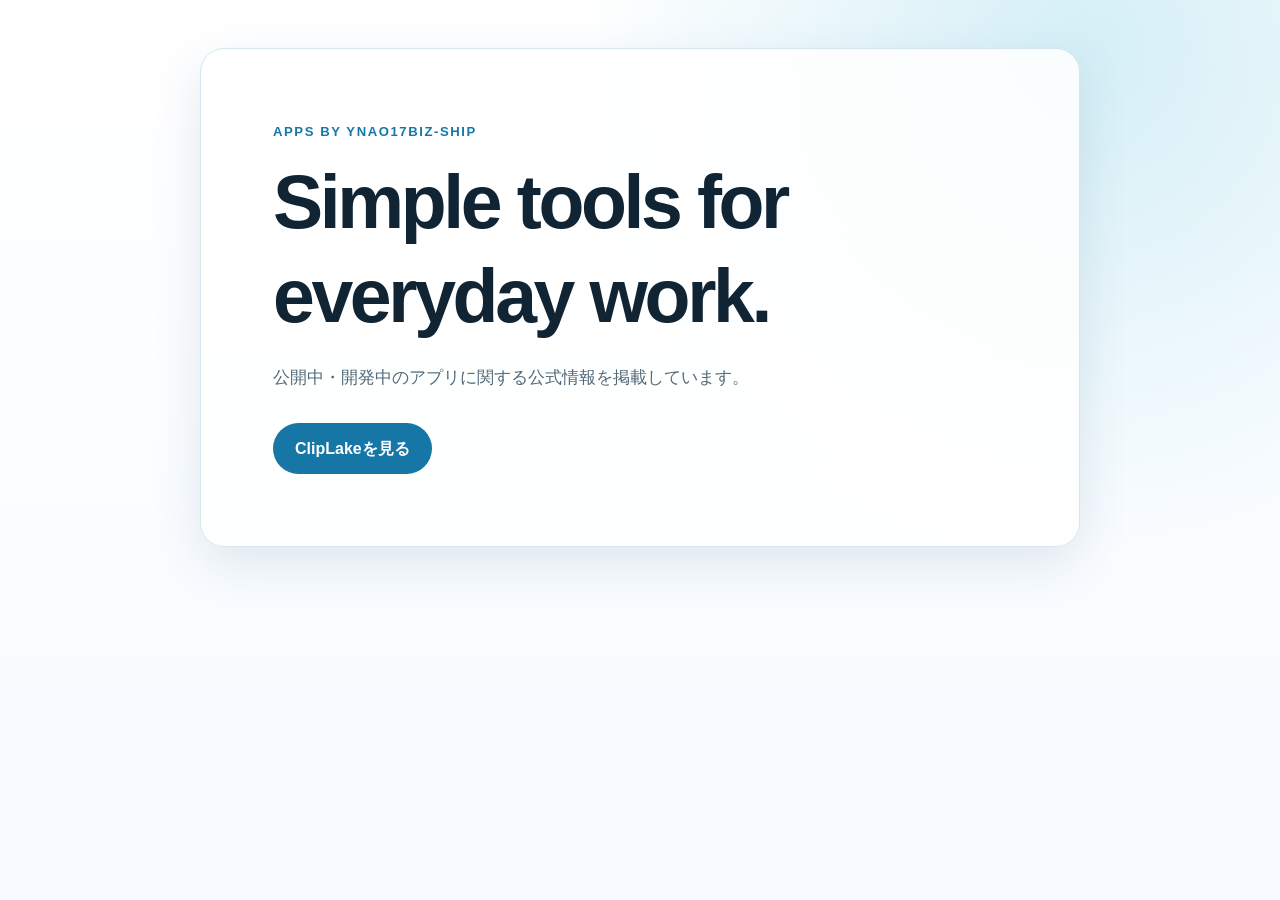
<file: index.html>
<!doctype html>
<html lang="ja">
<head>
  <meta charset="utf-8">
  <meta name="viewport" content="width=device-width, initial-scale=1">
  <meta name="description" content="ynao17biz-shipが公開するアプリとサポート情報">
  <title>ynao17biz-ship</title>
  <link rel="stylesheet" href="/assets/site.css">
</head>
<body>
  <main class="page">
    <section class="hero">
      <p class="eyebrow">Apps by ynao17biz-ship</p>
      <h1>Simple tools for everyday work.</h1>
      <p class="lead">公開中・開発中のアプリに関する公式情報を掲載しています。</p>
      <a class="button" href="/cliplake/">ClipLakeを見る</a>
    </section>
  </main>
</body>
</html>
</file>
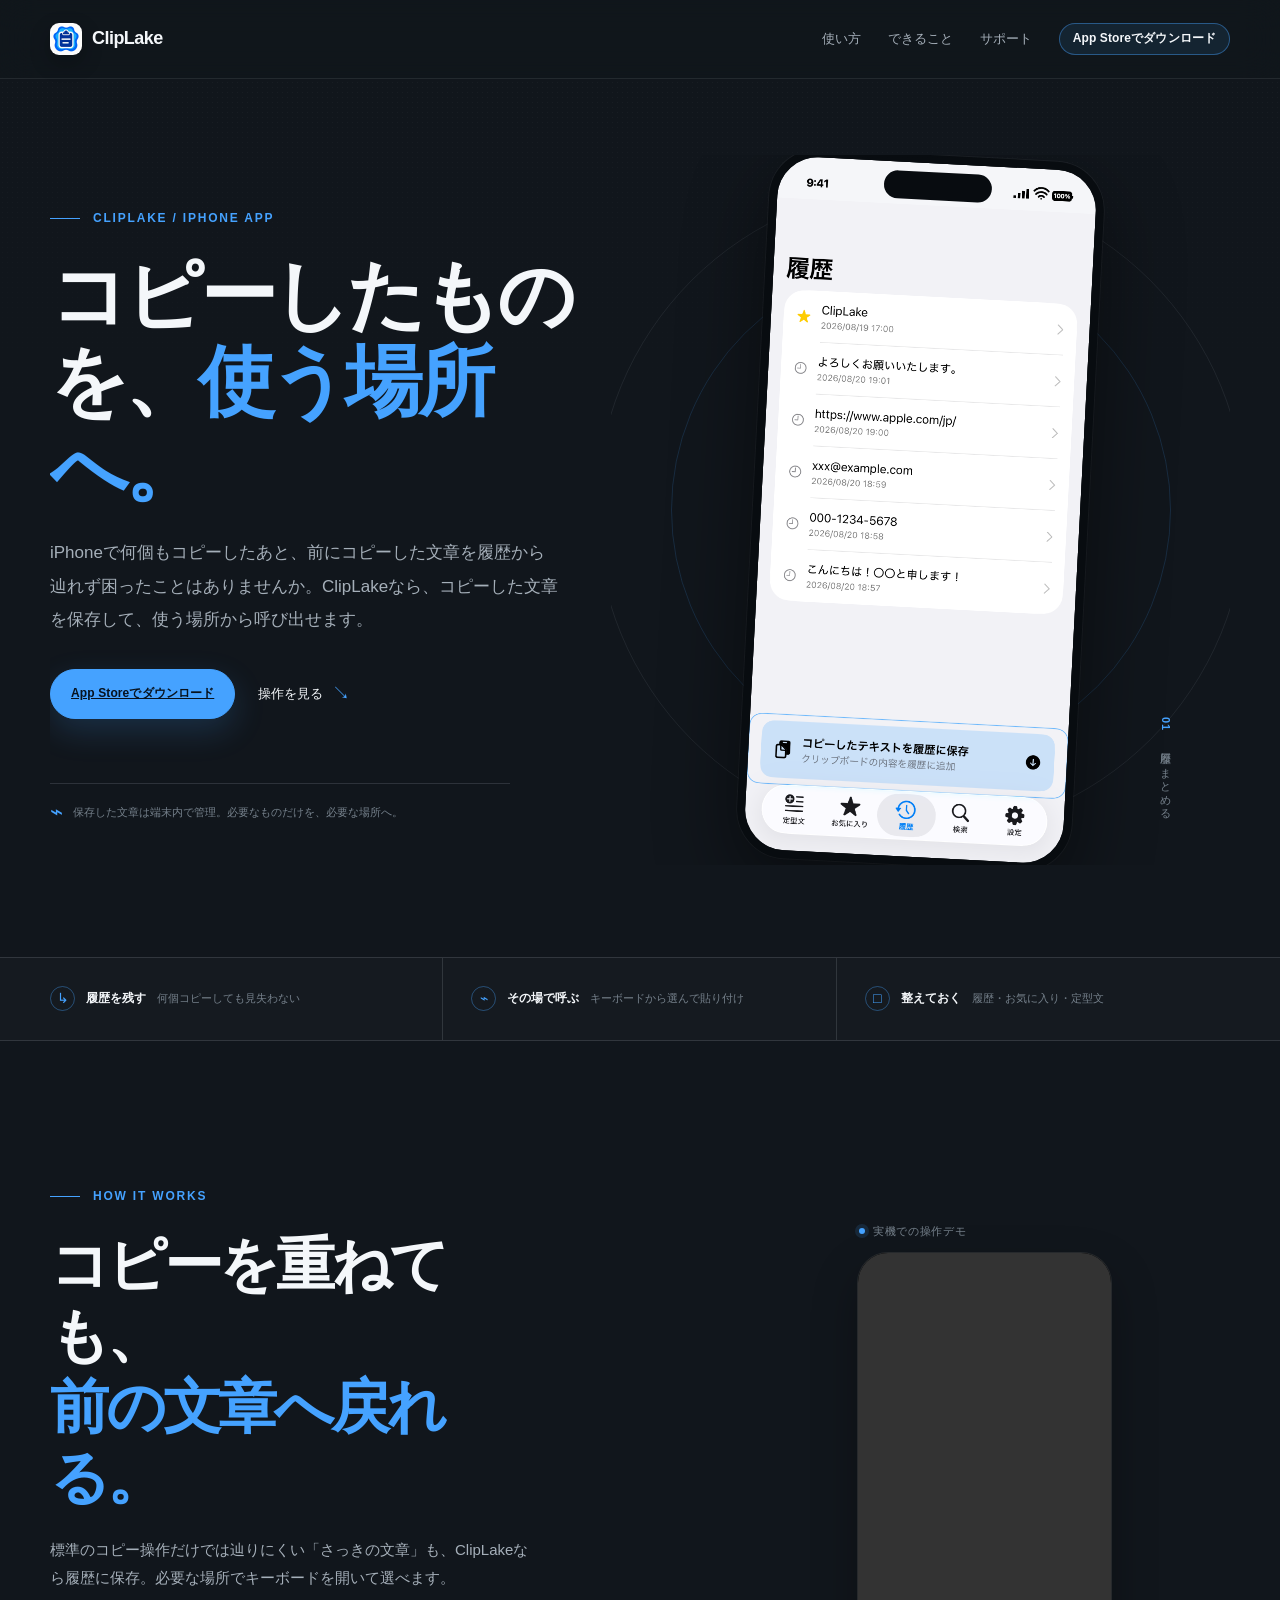
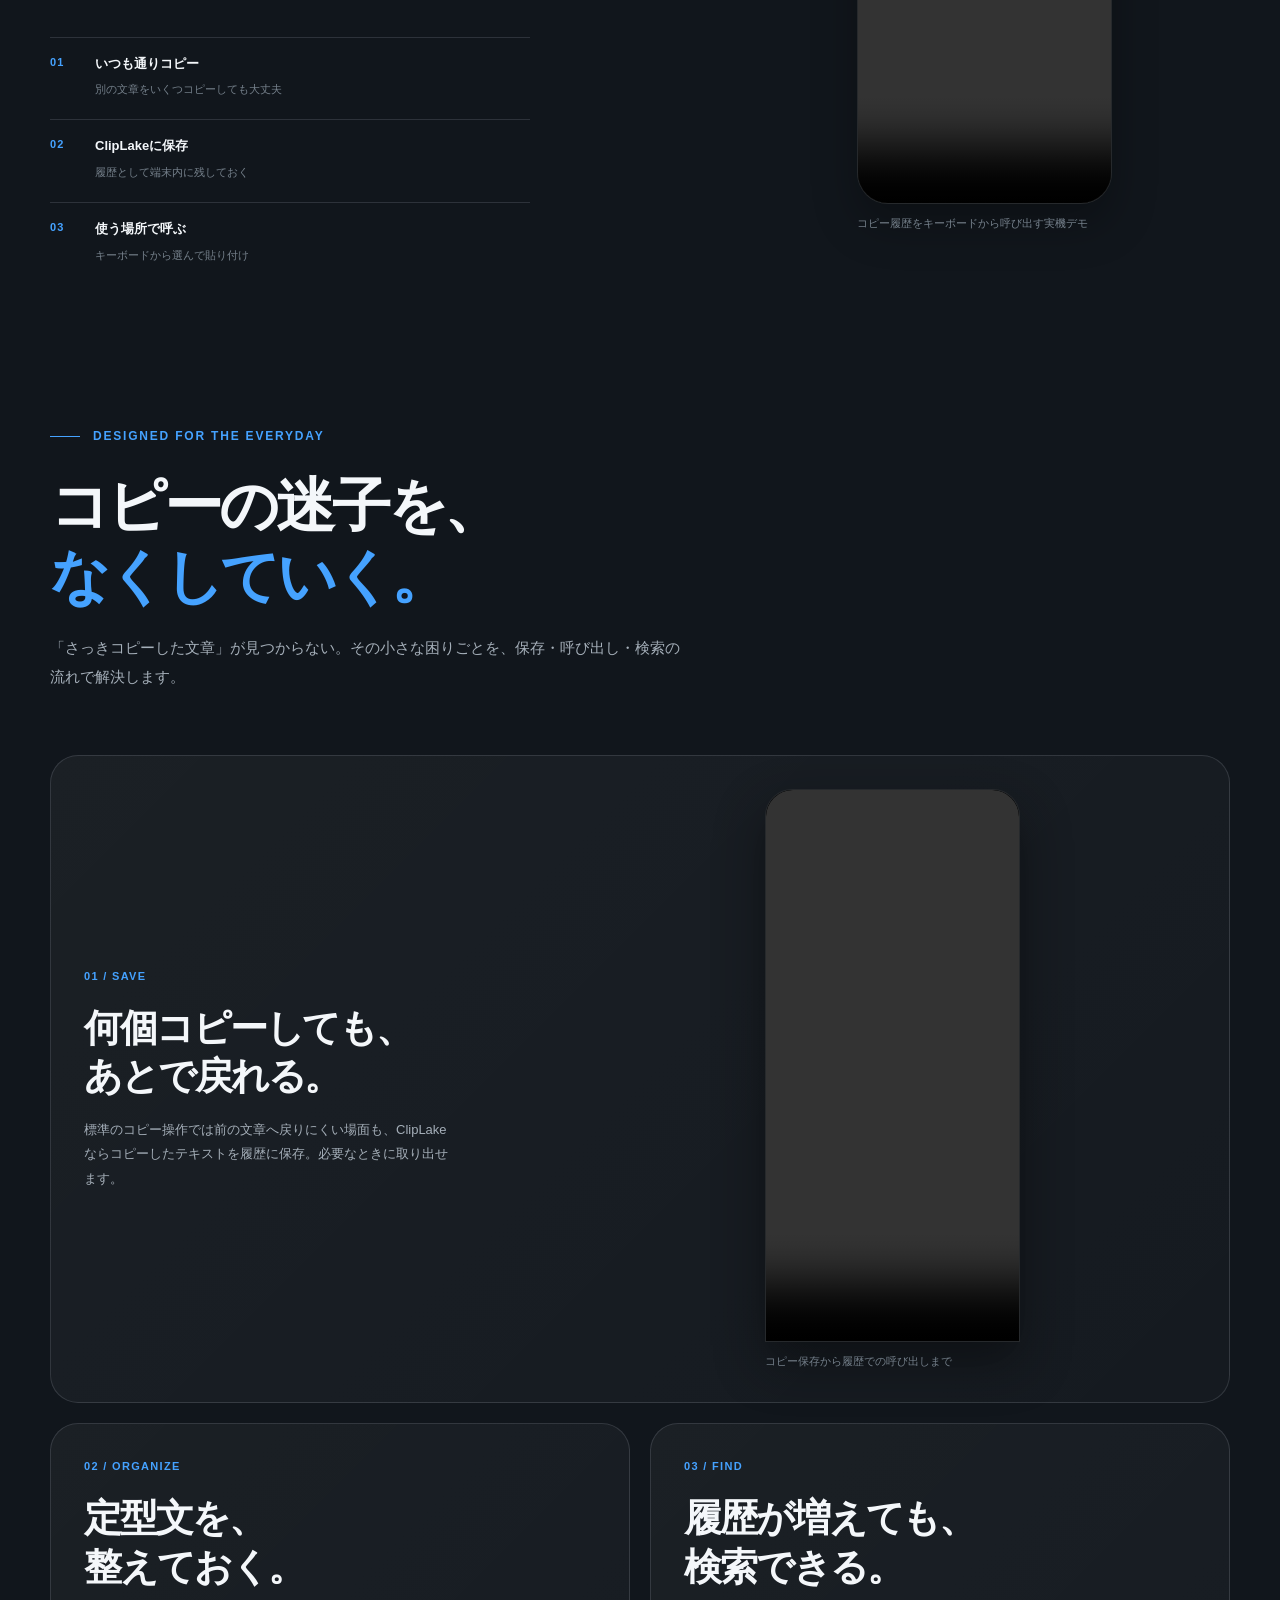
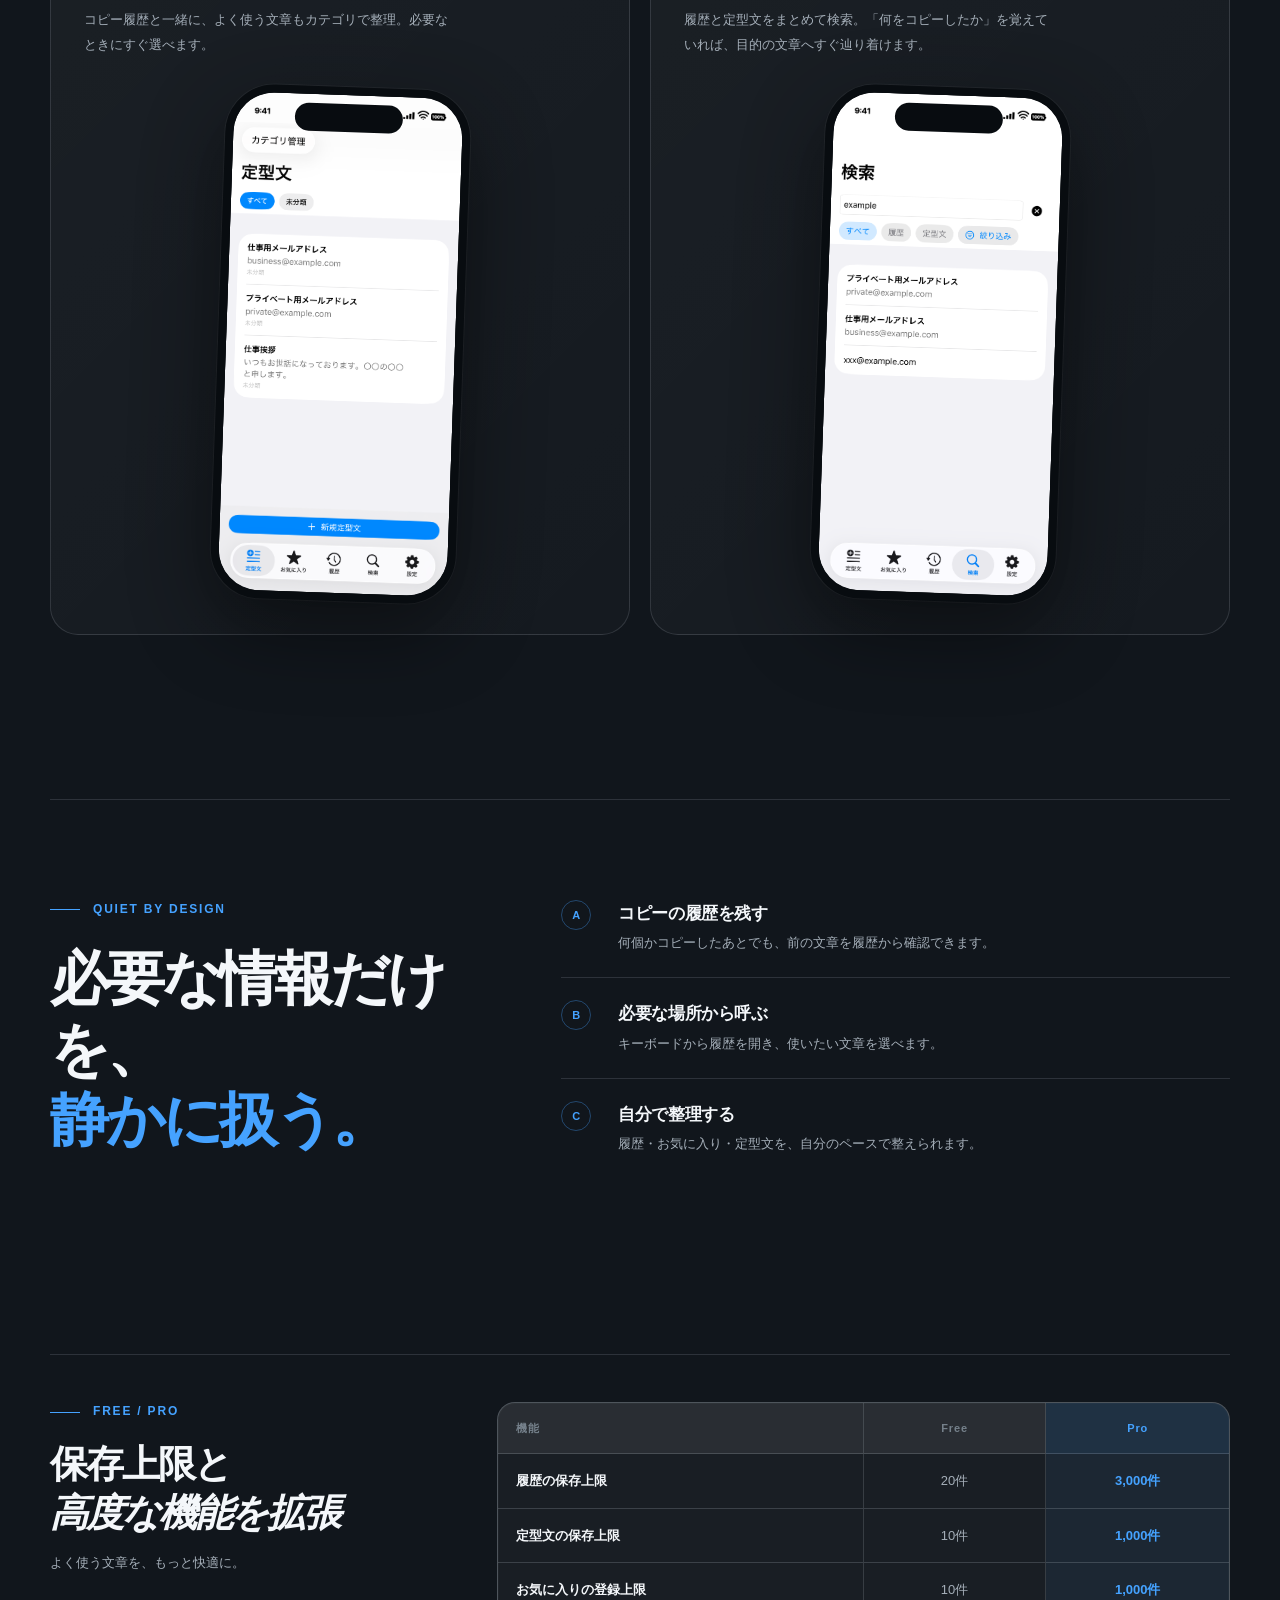
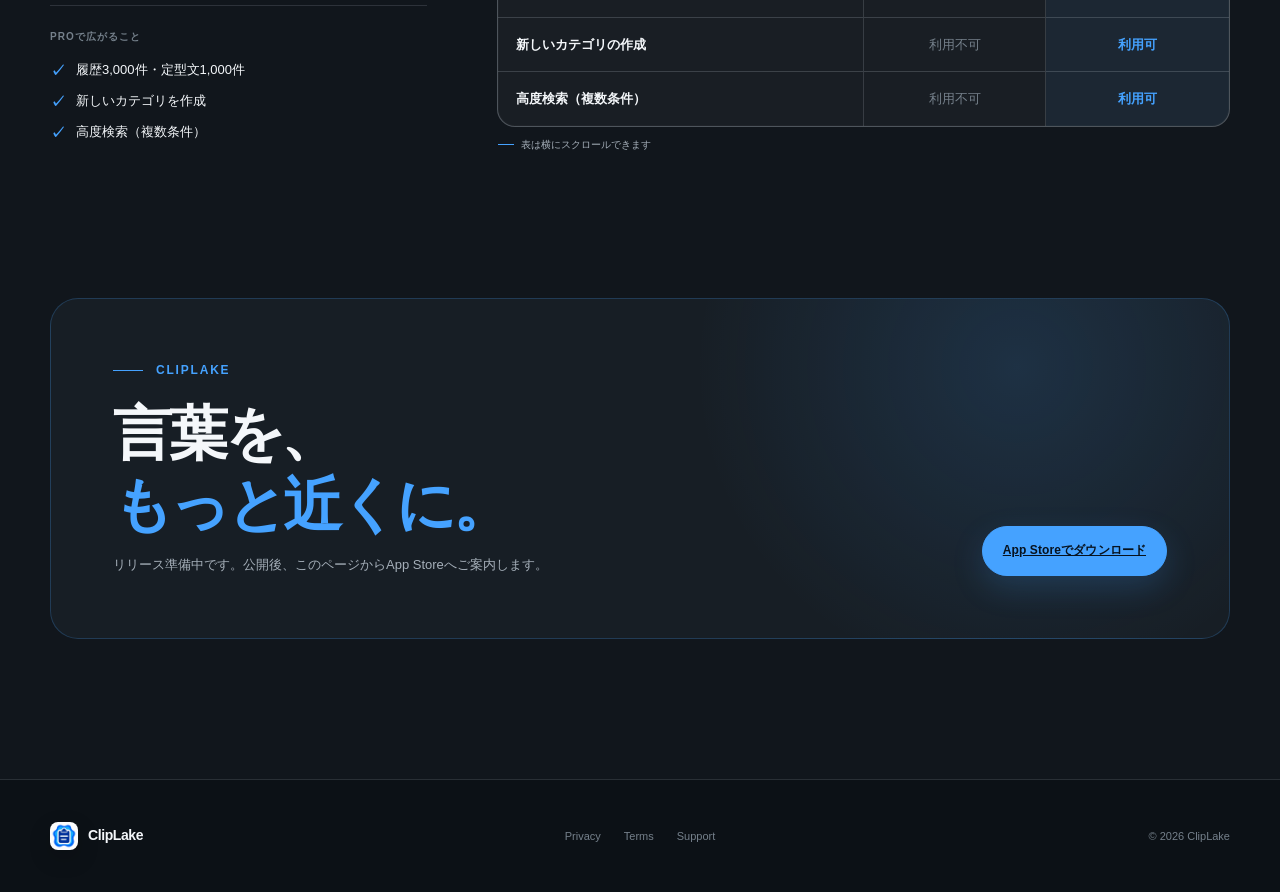
<file: cliplake/index.html>
<!doctype html>
<html lang="ja">
<head>
  <meta charset="utf-8">
  <meta name="viewport" content="width=device-width, initial-scale=1">
  <meta name="description" content="何個もコピーしたあと、前の文章を履歴から探せず困る。その不便をClipLakeが保存と呼び出しで軽くします。">
  <meta name="theme-color" content="#11161c">
  <title>ClipLake — コピーしたものを、使う場所へ。</title>
  <link rel="icon" type="image/png" href="/cliplake/assets/cliplake-app-icon.png">
  <link rel="stylesheet" href="/cliplake/landing.css?v=20260821-plan-table-3">
</head>
<body>
  <header class="site-header">
    <nav class="nav-shell" aria-label="メインナビゲーション">
      <a class="brand" href="/cliplake/" aria-label="ClipLake ホーム">
        <img src="/cliplake/assets/cliplake-app-icon.png" alt="" width="32" height="32">
        <span>ClipLake</span>
      </a>
      <div class="nav-links">
        <a href="#how-it-works">使い方</a>
        <a href="#features">できること</a>
        <a href="/cliplake/support/">サポート</a>
        <span class="store-badge store-badge--small" data-app-store>公開予定</span>
      </div>
      <button class="menu-button" type="button" aria-expanded="false" aria-controls="mobile-menu">
        <span class="sr-only">メニューを開く</span>
        <span></span><span></span>
      </button>
    </nav>
    <div class="mobile-menu" id="mobile-menu" hidden>
      <a href="#how-it-works">使い方</a>
      <a href="#features">できること</a>
      <a href="/cliplake/support/">サポート</a>
      <span class="store-badge" data-app-store>App Storeで公開予定</span>
    </div>
  </header>

  <main>
    <section class="hero section-shell" aria-labelledby="hero-title">
      <div class="hero-copy">
        <p class="eyebrow"><span></span>ClipLake / iPhone app</p>
        <h1 id="hero-title">コピーしたものを、<em>使う場所へ。</em></h1>
        <p class="hero-lead">iPhoneで何個もコピーしたあと、前にコピーした文章を履歴から辿れず困ったことはありませんか。ClipLakeなら、コピーした文章を保存して、使う場所から呼び出せます。</p>
        <div class="hero-actions">
          <span class="store-badge store-badge--primary" data-app-store>App Storeで公開予定</span>
          <a class="text-link" href="#how-it-works">操作を見る <span aria-hidden="true">↘</span></a>
        </div>
        <div class="hero-note">
          <span class="note-mark" aria-hidden="true">⌁</span>
          <span>保存した文章は端末内で管理。必要なものだけを、必要な場所へ。</span>
        </div>
      </div>
      <div class="hero-visual" aria-label="ClipLakeの履歴画面">
        <div class="hero-orbit hero-orbit--one" aria-hidden="true"></div>
        <div class="hero-orbit hero-orbit--two" aria-hidden="true"></div>
        <div class="phone phone--hero">
          <div class="phone-screen">
            <img src="/cliplake/assets/history-current.png" alt="ClipLakeの現行履歴画面。保存したコピーが一覧で表示されている" width="1206" height="2622">
          </div>
        </div>
        <div class="visual-caption"><span>01</span><span>履歴にまとめる</span></div>
      </div>
    </section>

    <section class="signal-strip" aria-label="ClipLakeの特徴">
      <div class="section-shell signal-grid">
        <p><span class="signal-icon" aria-hidden="true">↳</span><strong>履歴を残す</strong><span>何個コピーしても見失わない</span></p>
        <p><span class="signal-icon" aria-hidden="true">⌁</span><strong>その場で呼ぶ</strong><span>キーボードから選んで貼り付け</span></p>
        <p><span class="signal-icon" aria-hidden="true">□</span><strong>整えておく</strong><span>履歴・お気に入り・定型文</span></p>
      </div>
    </section>

    <section class="workflow section-shell" id="how-it-works" aria-labelledby="workflow-title">
      <div class="section-heading">
        <p class="eyebrow"><span></span>How it works</p>
        <h2 id="workflow-title">コピーを重ねても、<br><em>前の文章へ戻れる。</em></h2>
        <p>標準のコピー操作だけでは辿りにくい「さっきの文章」も、ClipLakeなら履歴に保存。必要な場所でキーボードを開いて選べます。</p>
        <ol class="steps">
          <li><span>01</span><div><strong>いつも通りコピー</strong><small>別の文章をいくつコピーしても大丈夫</small></div></li>
          <li><span>02</span><div><strong>ClipLakeに保存</strong><small>履歴として端末内に残しておく</small></div></li>
          <li><span>03</span><div><strong>使う場所で呼ぶ</strong><small>キーボードから選んで貼り付け</small></div></li>
        </ol>
      </div>
      <figure class="workflow-demo">
        <div class="demo-label"><span class="live-dot" aria-hidden="true"></span>実機での操作デモ</div>
        <div class="video-frame video-frame--dark">
          <video controls playsinline preload="metadata" aria-label="キーボードのClipLake履歴から文章を貼り付ける実機操作">
            <source src="/cliplake/assets/keyboard-paste-demo.mp4" type="video/mp4">
          </video>
        </div>
        <figcaption>コピー履歴をキーボードから呼び出す実機デモ</figcaption>
      </figure>
    </section>

    <section class="features section-shell" id="features" aria-labelledby="features-title">
      <div class="section-heading section-heading--wide">
        <p class="eyebrow"><span></span>Designed for the everyday</p>
        <h2 id="features-title">コピーの迷子を、<br><em>なくしていく。</em></h2>
        <p>「さっきコピーした文章」が見つからない。その小さな困りごとを、保存・呼び出し・検索の流れで解決します。</p>
      </div>
      <div class="feature-grid">
        <article class="feature-card feature-card--wide">
          <div class="feature-copy">
            <p class="feature-number">01 / SAVE</p>
            <h3>何個コピーしても、<br>あとで戻れる。</h3>
            <p>標準のコピー操作では前の文章へ戻りにくい場面も、ClipLakeならコピーしたテキストを履歴に保存。必要なときに取り出せます。</p>
          </div>
          <figure class="feature-media feature-media--video">
            <div class="video-frame video-frame--dark">
              <video controls playsinline preload="metadata" aria-label="コピーしたテキストをClipLakeの履歴へ保存する実機操作">
                <source src="/cliplake/assets/history-save-demo.mp4" type="video/mp4">
              </video>
            </div>
            <figcaption>コピー保存から履歴での呼び出しまで</figcaption>
          </figure>
        </article>
        <article class="feature-card feature-card--screen">
          <div class="feature-copy">
            <p class="feature-number">02 / ORGANIZE</p>
            <h3>定型文を、<br>整えておく。</h3>
            <p>コピー履歴と一緒に、よく使う文章もカテゴリで整理。必要なときにすぐ選べます。</p>
          </div>
          <figure class="feature-media feature-media--screen">
            <div class="phone phone--feature">
              <div class="phone-screen">
                <img src="/cliplake/assets/templates-current.png" alt="ClipLakeの現行定型文画面。定型文をカテゴリで整理できる" width="1206" height="2622" loading="lazy">
              </div>
            </div>
          </figure>
        </article>
        <article class="feature-card feature-card--screen">
          <div class="feature-copy">
            <p class="feature-number">03 / FIND</p>
            <h3>履歴が増えても、<br>検索できる。</h3>
            <p>履歴と定型文をまとめて検索。「何をコピーしたか」を覚えていれば、目的の文章へすぐ辿り着けます。</p>
          </div>
          <figure class="feature-media feature-media--screen">
            <div class="phone phone--feature">
              <div class="phone-screen">
                <img src="/cliplake/assets/search-current.png" alt="ClipLakeの現行検索画面。履歴と定型文の検索結果が表示されている" width="1206" height="2622" loading="lazy">
              </div>
            </div>
          </figure>
        </article>
      </div>
    </section>

    <section class="principles section-shell" aria-labelledby="principles-title">
      <div class="principles-intro">
        <p class="eyebrow"><span></span>Quiet by design</p>
        <h2 id="principles-title">必要な情報だけを、<br><em>静かに扱う。</em></h2>
      </div>
      <div class="principles-list">
        <div><span class="principle-index">A</span><div><h3>コピーの履歴を残す</h3><p>何個かコピーしたあとでも、前の文章を履歴から確認できます。</p></div></div>
        <div><span class="principle-index">B</span><div><h3>必要な場所から呼ぶ</h3><p>キーボードから履歴を開き、使いたい文章を選べます。</p></div></div>
        <div><span class="principle-index">C</span><div><h3>自分で整理する</h3><p>履歴・お気に入り・定型文を、自分のペースで整えられます。</p></div></div>
      </div>
      <div class="plan-comparison" aria-labelledby="plan-comparison-title">
        <div class="plan-comparison-heading">
          <p class="eyebrow"><span></span>Free / Pro</p>
          <h3 id="plan-comparison-title">保存上限と<br><em>高度な機能を拡張</em></h3>
          <p id="plan-comparison-note">よく使う文章を、もっと快適に。</p>
          <aside class="pro-highlights" aria-labelledby="pro-highlights-title">
            <p class="pro-highlights-label" id="pro-highlights-title">Proで広がること</p>
            <ul class="pro-highlights-list">
              <li><span aria-hidden="true">✓</span><span>履歴3,000件・定型文1,000件</span></li>
              <li><span aria-hidden="true">✓</span><span>新しいカテゴリを作成</span></li>
              <li><span aria-hidden="true">✓</span><span>高度検索（複数条件）</span></li>
            </ul>
          </aside>
        </div>
        <div class="plan-comparison-body">
          <div class="plan-table-wrap" tabindex="0" aria-label="FreeとProの機能比較">
            <table class="plan-table" aria-describedby="plan-comparison-note">
              <thead>
                <tr>
                  <th scope="col">機能</th>
                  <th scope="col">Free</th>
                  <th scope="col">Pro</th>
                </tr>
              </thead>
              <tbody>
                <tr>
                  <th scope="row">履歴の保存上限</th>
                  <td>20件</td>
                  <td class="is-pro">3,000件</td>
                </tr>
                <tr>
                  <th scope="row">定型文の保存上限</th>
                  <td>10件</td>
                  <td class="is-pro">1,000件</td>
                </tr>
                <tr>
                  <th scope="row">お気に入りの登録上限</th>
                  <td>10件</td>
                  <td class="is-pro">1,000件</td>
                </tr>
                <tr>
                  <th scope="row">新しいカテゴリの作成</th>
                  <td class="is-unavailable">利用不可</td>
                  <td class="is-pro">利用可</td>
                </tr>
                <tr>
                  <th scope="row">高度検索（複数条件）</th>
                  <td class="is-unavailable">利用不可</td>
                  <td class="is-pro">利用可</td>
                </tr>
              </tbody>
            </table>
          </div>
          <p class="plan-table-hint">表は横にスクロールできます</p>
        </div>
      </div>
    </section>

    <section class="closing section-shell" aria-labelledby="closing-title">
      <div class="closing-card">
        <div>
          <p class="eyebrow"><span></span>ClipLake</p>
          <h2 id="closing-title">言葉を、<br><em>もっと近くに。</em></h2>
          <p>リリース準備中です。公開後、このページからApp Storeへご案内します。</p>
        </div>
        <span class="store-badge store-badge--primary" data-app-store>App Storeで公開予定</span>
      </div>
    </section>
  </main>

  <footer class="site-footer">
    <div class="section-shell footer-shell">
      <a class="brand brand--footer" href="/cliplake/"><img src="/cliplake/assets/cliplake-app-icon.png" alt="" width="28" height="28"><span>ClipLake</span></a>
      <div class="footer-links"><a href="/cliplake/privacy/">Privacy</a><a href="/cliplake/terms/">Terms</a><a href="/cliplake/support/">Support</a></div>
      <p>© 2026 ClipLake</p>
    </div>
  </footer>
  <script src="/cliplake/landing.js" defer></script>
</body>
</html>
</file>
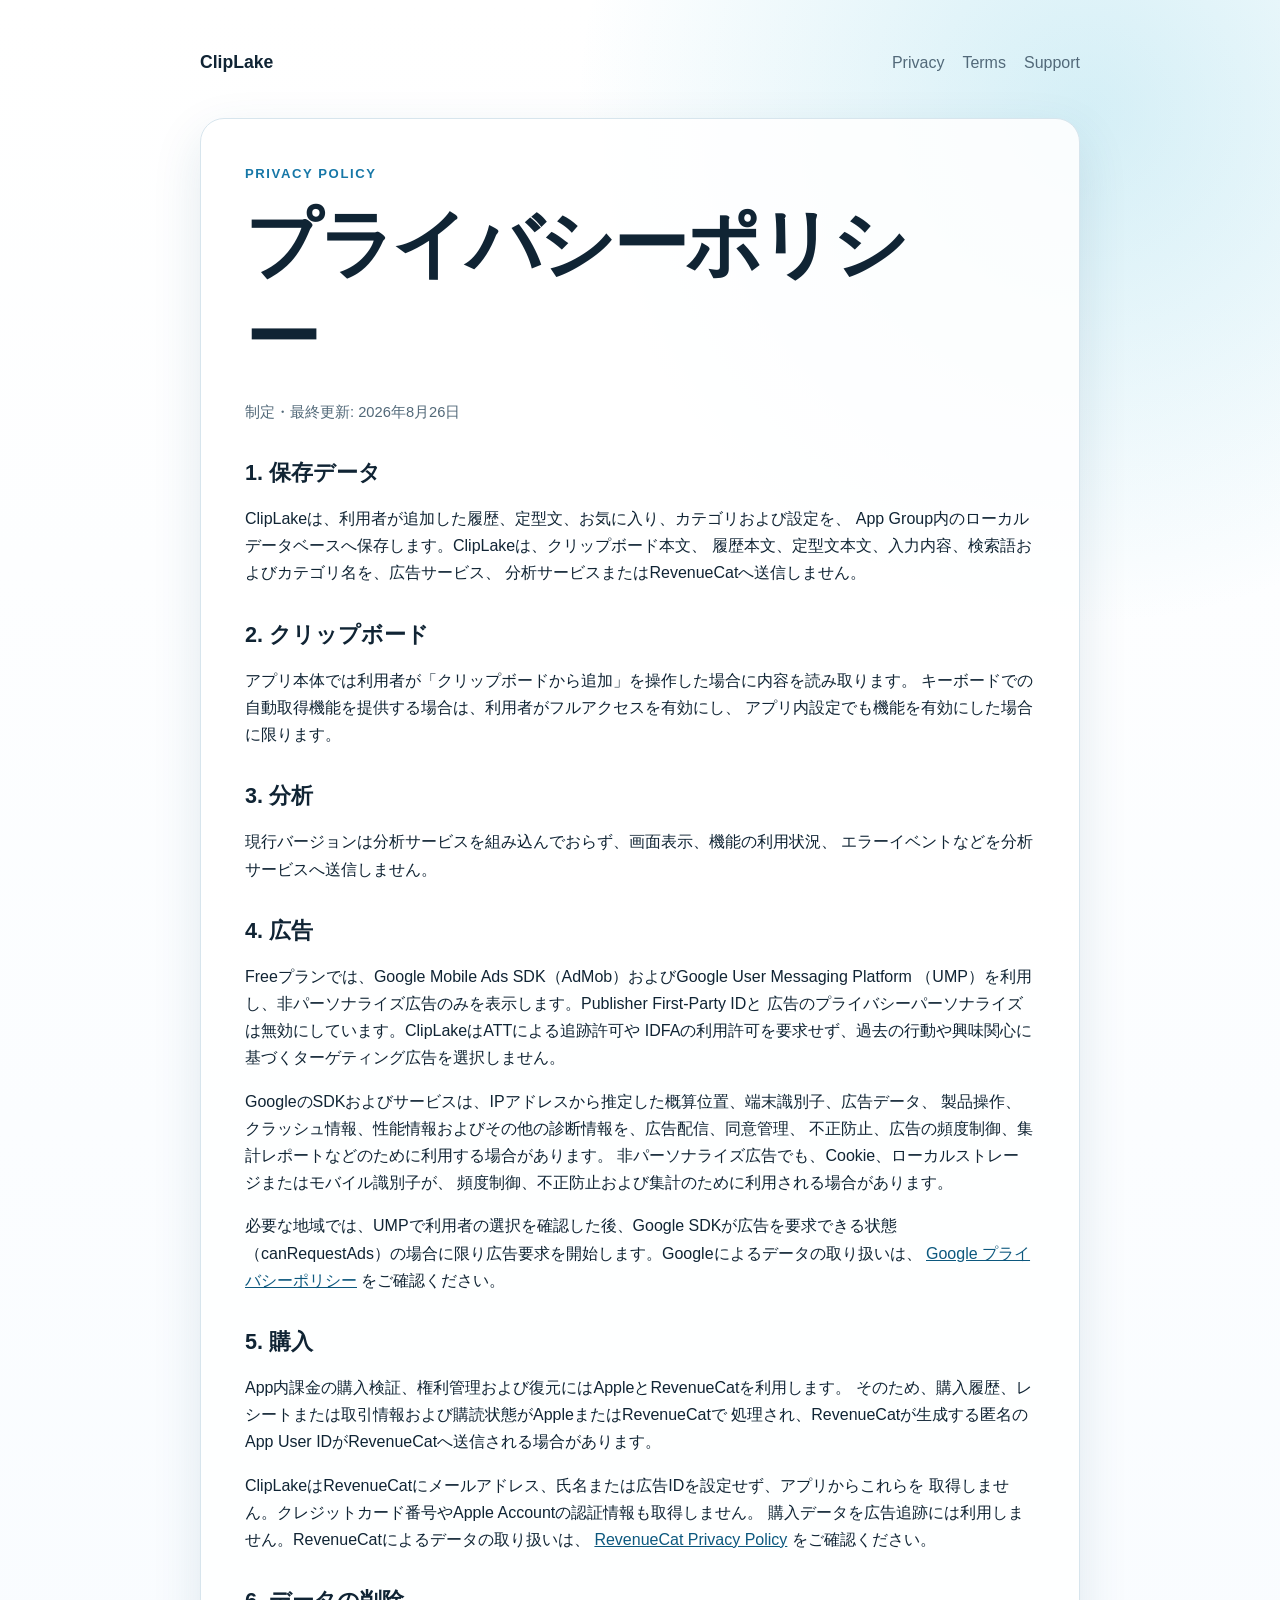
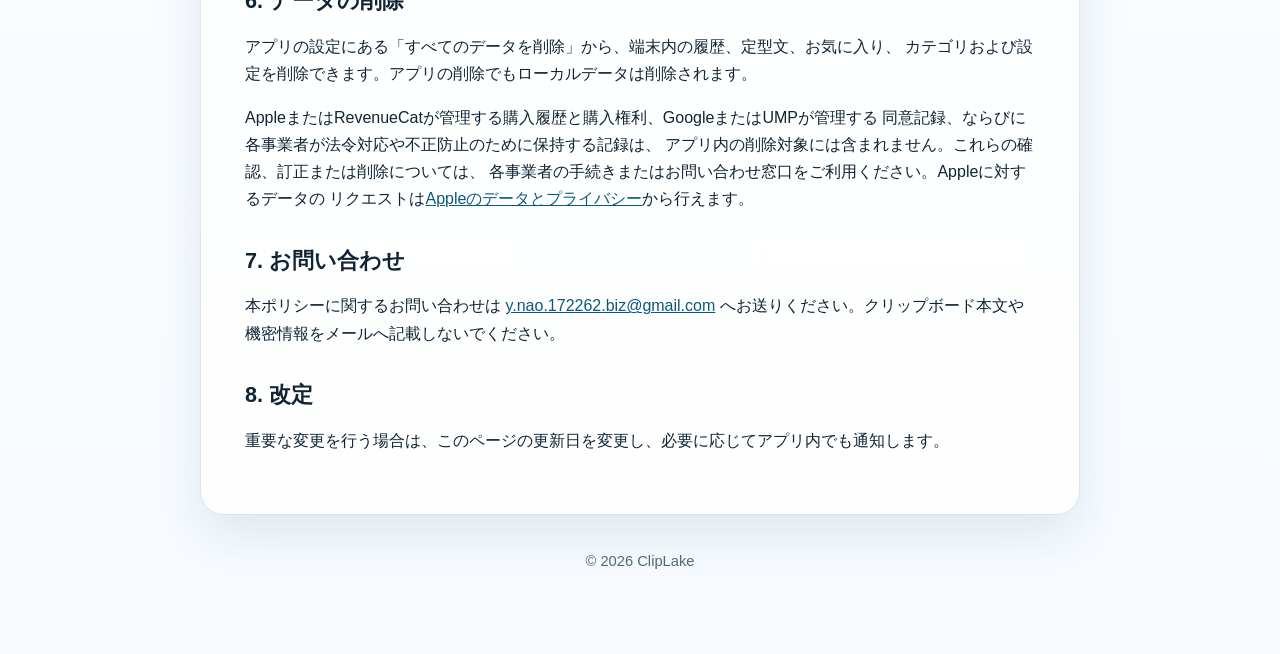
<file: cliplake/privacy/index.html>
<!doctype html>
<html lang="ja">
<head>
  <meta charset="utf-8">
  <meta name="viewport" content="width=device-width, initial-scale=1">
  <meta name="description" content="ClipLakeプライバシーポリシー">
  <title>Privacy Policy — ClipLake</title>
  <link rel="stylesheet" href="/assets/site.css">
</head>
<body>
  <main class="page">
    <nav class="nav" aria-label="メインナビゲーション">
      <a class="brand" href="/cliplake/">ClipLake</a>
      <a href="/cliplake/privacy/" aria-current="page">Privacy</a>
      <a href="/cliplake/terms/">Terms</a>
      <a href="/cliplake/support/">Support</a>
    </nav>

    <article class="card">
      <p class="eyebrow">Privacy Policy</p>
      <h1>プライバシーポリシー</h1>
      <p class="meta">制定・最終更新: 2026年8月26日</p>

      <h2>1. 保存データ</h2>
      <p>
        ClipLakeは、利用者が追加した履歴、定型文、お気に入り、カテゴリおよび設定を、
        App Group内のローカルデータベースへ保存します。ClipLakeは、クリップボード本文、
        履歴本文、定型文本文、入力内容、検索語およびカテゴリ名を、広告サービス、
        分析サービスまたはRevenueCatへ送信しません。
      </p>

      <h2>2. クリップボード</h2>
      <p>
        アプリ本体では利用者が「クリップボードから追加」を操作した場合に内容を読み取ります。
        キーボードでの自動取得機能を提供する場合は、利用者がフルアクセスを有効にし、
        アプリ内設定でも機能を有効にした場合に限ります。
      </p>

      <h2>3. 分析</h2>
      <p>
        現行バージョンは分析サービスを組み込んでおらず、画面表示、機能の利用状況、
        エラーイベントなどを分析サービスへ送信しません。
      </p>

      <h2>4. 広告</h2>
      <p>
        Freeプランでは、Google Mobile Ads SDK（AdMob）およびGoogle User Messaging Platform
        （UMP）を利用し、非パーソナライズ広告のみを表示します。Publisher First-Party IDと
        広告のプライバシーパーソナライズは無効にしています。ClipLakeはATTによる追跡許可や
        IDFAの利用許可を要求せず、過去の行動や興味関心に基づくターゲティング広告を選択しません。
      </p>
      <p>
        GoogleのSDKおよびサービスは、IPアドレスから推定した概算位置、端末識別子、広告データ、
        製品操作、クラッシュ情報、性能情報およびその他の診断情報を、広告配信、同意管理、
        不正防止、広告の頻度制御、集計レポートなどのために利用する場合があります。
        非パーソナライズ広告でも、Cookie、ローカルストレージまたはモバイル識別子が、
        頻度制御、不正防止および集計のために利用される場合があります。
      </p>
      <p>
        必要な地域では、UMPで利用者の選択を確認した後、Google SDKが広告を要求できる状態
        （canRequestAds）の場合に限り広告要求を開始します。Googleによるデータの取り扱いは、
        <a href="https://policies.google.com/privacy?hl=ja">Google プライバシーポリシー</a>
        をご確認ください。
      </p>

      <h2>5. 購入</h2>
      <p>
        App内課金の購入検証、権利管理および復元にはAppleとRevenueCatを利用します。
        そのため、購入履歴、レシートまたは取引情報および購読状態がAppleまたはRevenueCatで
        処理され、RevenueCatが生成する匿名のApp User IDがRevenueCatへ送信される場合があります。
      </p>
      <p>
        ClipLakeはRevenueCatにメールアドレス、氏名または広告IDを設定せず、アプリからこれらを
        取得しません。クレジットカード番号やApple Accountの認証情報も取得しません。
        購入データを広告追跡には利用しません。RevenueCatによるデータの取り扱いは、
        <a href="https://www.revenuecat.com/privacy/">RevenueCat Privacy Policy</a>
        をご確認ください。
      </p>

      <h2 id="data-deletion">6. データの削除</h2>
      <p>
        アプリの設定にある「すべてのデータを削除」から、端末内の履歴、定型文、お気に入り、
        カテゴリおよび設定を削除できます。アプリの削除でもローカルデータは削除されます。
      </p>
      <p>
        AppleまたはRevenueCatが管理する購入履歴と購入権利、GoogleまたはUMPが管理する
        同意記録、ならびに各事業者が法令対応や不正防止のために保持する記録は、
        アプリ内の削除対象には含まれません。これらの確認、訂正または削除については、
        各事業者の手続きまたはお問い合わせ窓口をご利用ください。Appleに対するデータの
        リクエストは<a href="https://privacy.apple.com/">Appleのデータとプライバシー</a>から行えます。
      </p>

      <h2>7. お問い合わせ</h2>
      <p>
        本ポリシーに関するお問い合わせは
        <a href="mailto:y.nao.172262.biz@gmail.com">y.nao.172262.biz@gmail.com</a>
        へお送りください。クリップボード本文や機密情報をメールへ記載しないでください。
      </p>

      <h2>8. 改定</h2>
      <p>重要な変更を行う場合は、このページの更新日を変更し、必要に応じてアプリ内でも通知します。</p>
    </article>

    <footer>© 2026 ClipLake</footer>
  </main>
</body>
</html>
</file>
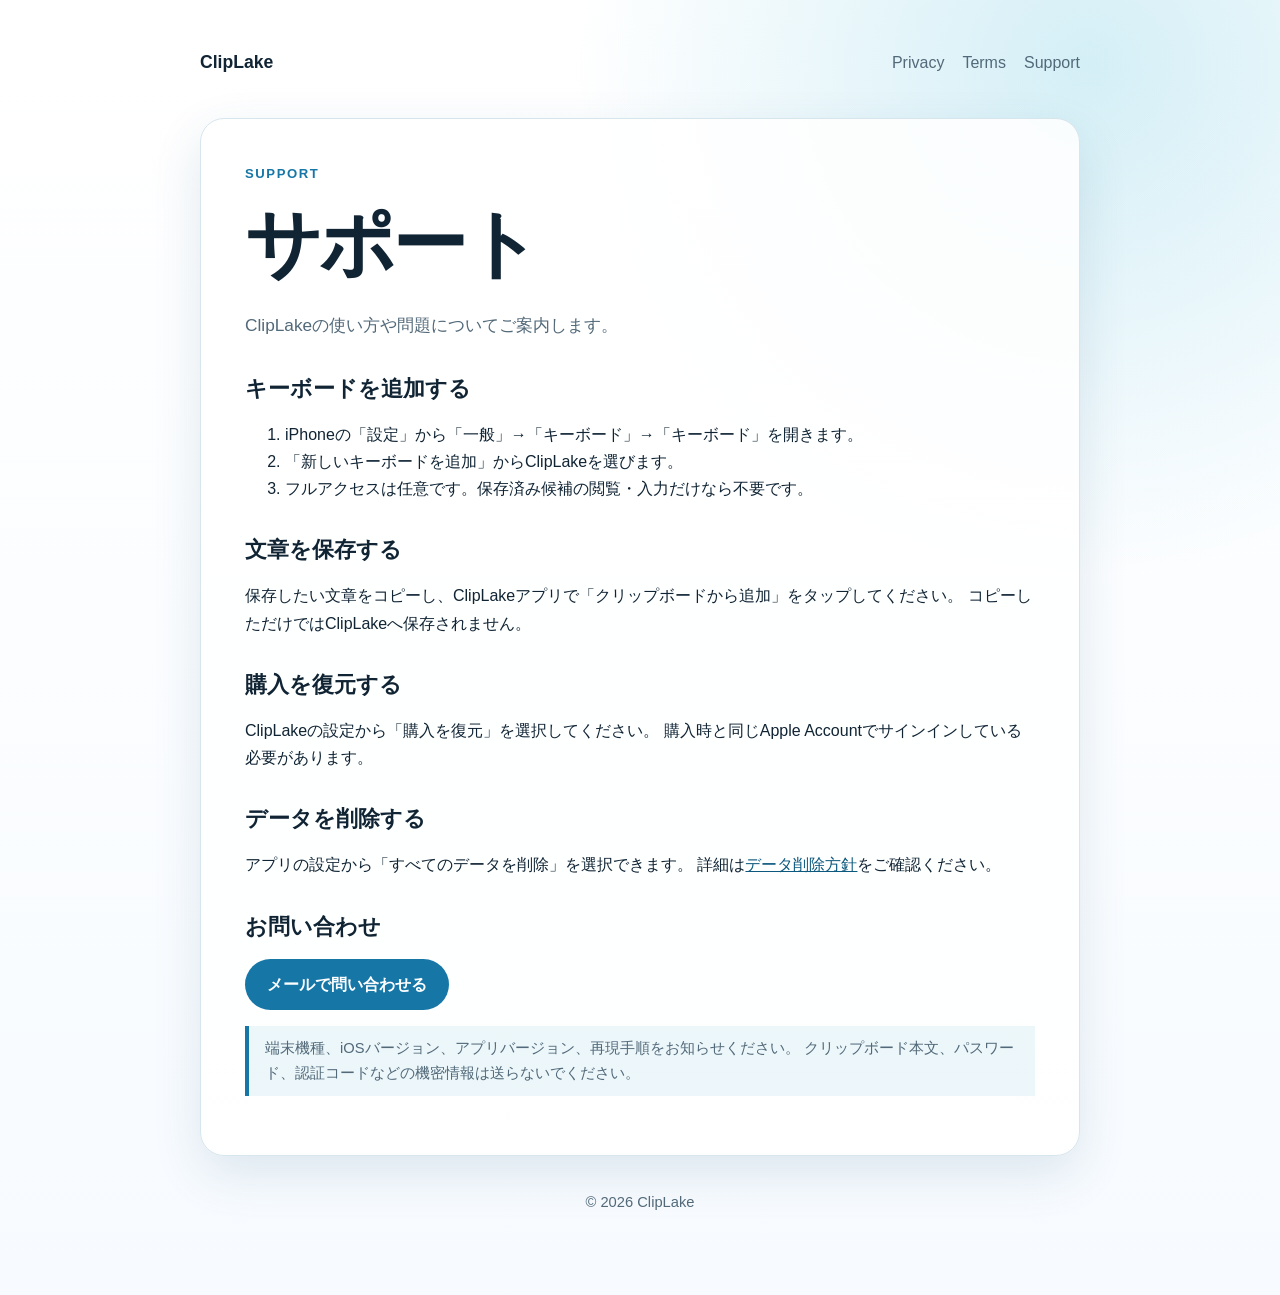
<file: cliplake/support/index.html>
<!doctype html>
<html lang="ja">
<head>
  <meta charset="utf-8">
  <meta name="viewport" content="width=device-width, initial-scale=1">
  <meta name="description" content="ClipLakeサポート">
  <title>Support — ClipLake</title>
  <link rel="stylesheet" href="/assets/site.css">
</head>
<body>
  <main class="page">
    <nav class="nav" aria-label="メインナビゲーション">
      <a class="brand" href="/cliplake/">ClipLake</a>
      <a href="/cliplake/privacy/">Privacy</a>
      <a href="/cliplake/terms/">Terms</a>
      <a href="/cliplake/support/" aria-current="page">Support</a>
    </nav>

    <article class="card">
      <p class="eyebrow">Support</p>
      <h1>サポート</h1>
      <p class="lead">ClipLakeの使い方や問題についてご案内します。</p>

      <h2>キーボードを追加する</h2>
      <ol>
        <li>iPhoneの「設定」から「一般」→「キーボード」→「キーボード」を開きます。</li>
        <li>「新しいキーボードを追加」からClipLakeを選びます。</li>
        <li>フルアクセスは任意です。保存済み候補の閲覧・入力だけなら不要です。</li>
      </ol>

      <h2>文章を保存する</h2>
      <p>
        保存したい文章をコピーし、ClipLakeアプリで「クリップボードから追加」をタップしてください。
        コピーしただけではClipLakeへ保存されません。
      </p>

      <h2>購入を復元する</h2>
      <p>
        ClipLakeの設定から「購入を復元」を選択してください。
        購入時と同じApple Accountでサインインしている必要があります。
      </p>

      <h2>データを削除する</h2>
      <p>
        アプリの設定から「すべてのデータを削除」を選択できます。
        詳細は<a href="/cliplake/privacy/#data-deletion">データ削除方針</a>をご確認ください。
      </p>

      <h2>お問い合わせ</h2>
      <p>
        <a class="button" href="mailto:y.nao.172262.biz@gmail.com?subject=ClipLake%20Support">
          メールで問い合わせる
        </a>
      </p>
      <p class="note">
        端末機種、iOSバージョン、アプリバージョン、再現手順をお知らせください。
        クリップボード本文、パスワード、認証コードなどの機密情報は送らないでください。
      </p>
    </article>

    <footer>© 2026 ClipLake</footer>
  </main>
</body>
</html>
</file>
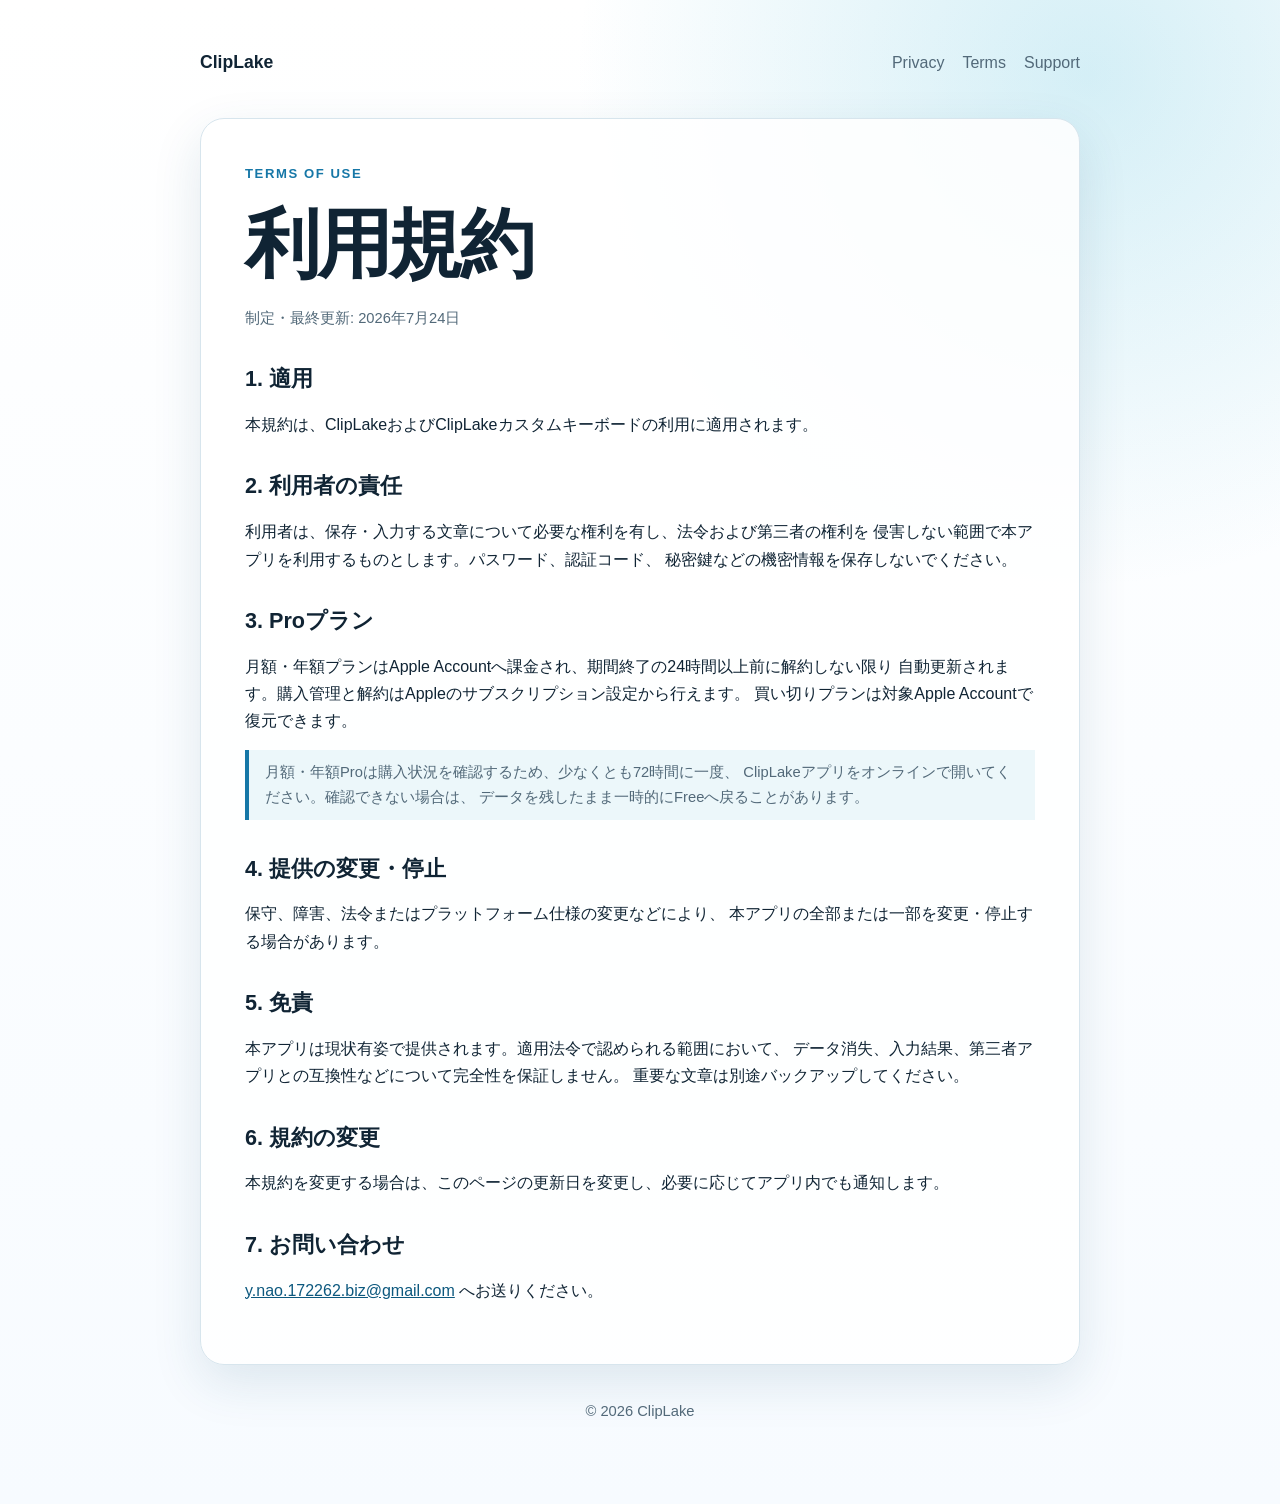
<file: cliplake/terms/index.html>
<!doctype html>
<html lang="ja">
<head>
  <meta charset="utf-8">
  <meta name="viewport" content="width=device-width, initial-scale=1">
  <meta name="description" content="ClipLake利用規約">
  <title>Terms of Use — ClipLake</title>
  <link rel="stylesheet" href="/assets/site.css">
</head>
<body>
  <main class="page">
    <nav class="nav" aria-label="メインナビゲーション">
      <a class="brand" href="/cliplake/">ClipLake</a>
      <a href="/cliplake/privacy/">Privacy</a>
      <a href="/cliplake/terms/" aria-current="page">Terms</a>
      <a href="/cliplake/support/">Support</a>
    </nav>

    <article class="card">
      <p class="eyebrow">Terms of Use</p>
      <h1>利用規約</h1>
      <p class="meta">制定・最終更新: 2026年7月24日</p>

      <h2>1. 適用</h2>
      <p>本規約は、ClipLakeおよびClipLakeカスタムキーボードの利用に適用されます。</p>

      <h2>2. 利用者の責任</h2>
      <p>
        利用者は、保存・入力する文章について必要な権利を有し、法令および第三者の権利を
        侵害しない範囲で本アプリを利用するものとします。パスワード、認証コード、
        秘密鍵などの機密情報を保存しないでください。
      </p>

      <h2>3. Proプラン</h2>
      <p>
        月額・年額プランはApple Accountへ課金され、期間終了の24時間以上前に解約しない限り
        自動更新されます。購入管理と解約はAppleのサブスクリプション設定から行えます。
        買い切りプランは対象Apple Accountで復元できます。
      </p>
      <p class="note">
        月額・年額Proは購入状況を確認するため、少なくとも72時間に一度、
        ClipLakeアプリをオンラインで開いてください。確認できない場合は、
        データを残したまま一時的にFreeへ戻ることがあります。
      </p>

      <h2>4. 提供の変更・停止</h2>
      <p>
        保守、障害、法令またはプラットフォーム仕様の変更などにより、
        本アプリの全部または一部を変更・停止する場合があります。
      </p>

      <h2>5. 免責</h2>
      <p>
        本アプリは現状有姿で提供されます。適用法令で認められる範囲において、
        データ消失、入力結果、第三者アプリとの互換性などについて完全性を保証しません。
        重要な文章は別途バックアップしてください。
      </p>

      <h2>6. 規約の変更</h2>
      <p>本規約を変更する場合は、このページの更新日を変更し、必要に応じてアプリ内でも通知します。</p>

      <h2>7. お問い合わせ</h2>
      <p>
        <a href="mailto:y.nao.172262.biz@gmail.com">y.nao.172262.biz@gmail.com</a>
        へお送りください。
      </p>
    </article>

    <footer>© 2026 ClipLake</footer>
  </main>
</body>
</html>
</file>
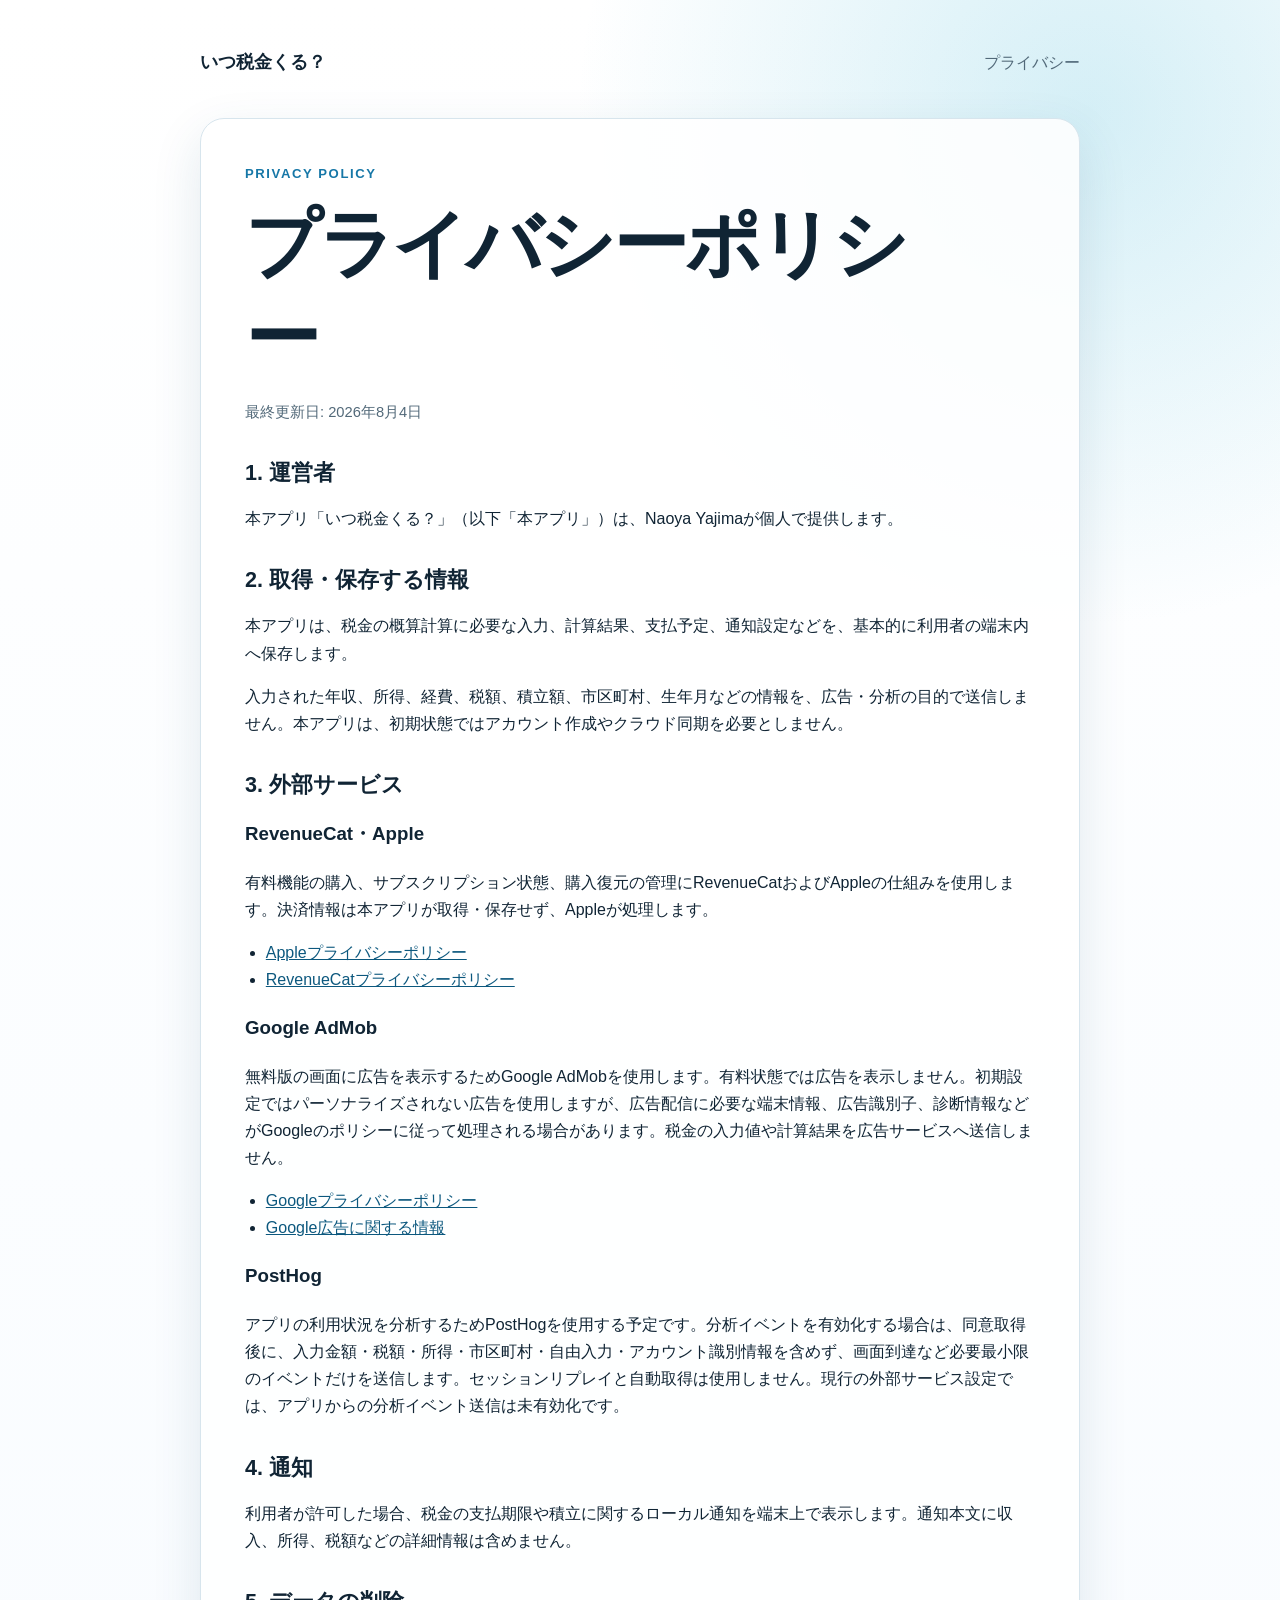
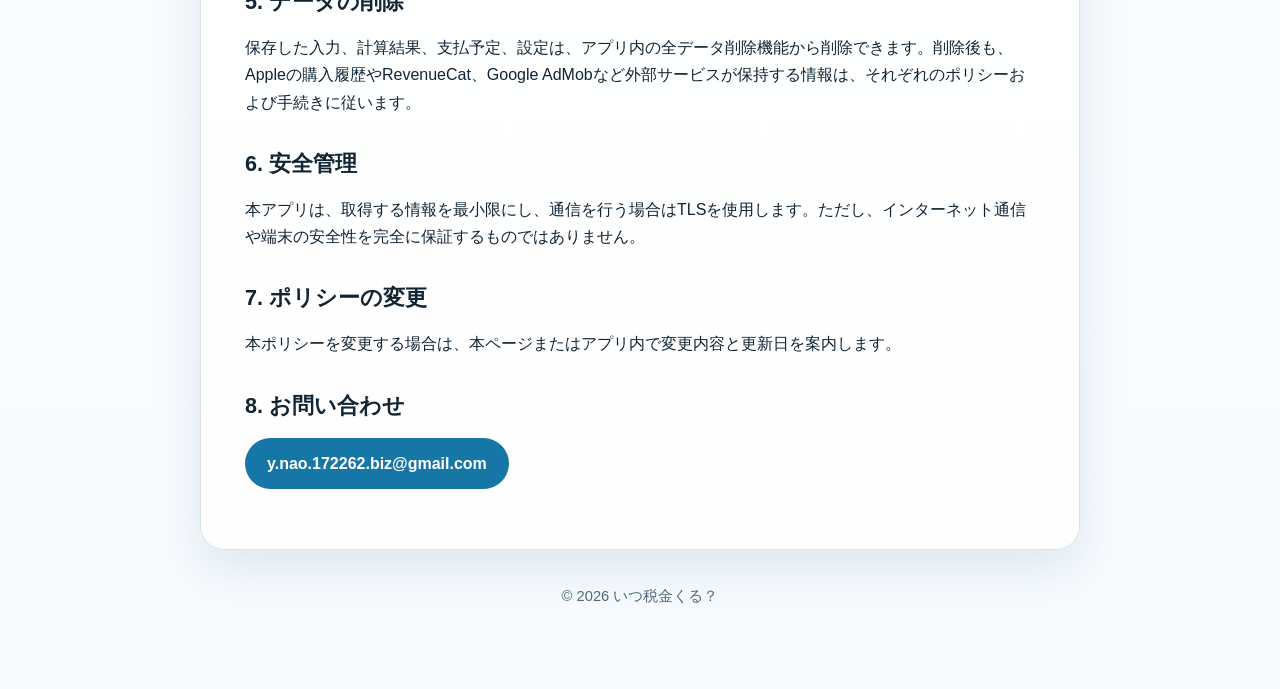
<file: tax-when/privacy/index.html>
<!doctype html>
<html lang="ja">
<head>
  <meta charset="utf-8">
  <meta name="viewport" content="width=device-width, initial-scale=1">
  <meta name="description" content="「いつ税金くる？」のプライバシーポリシー">
  <title>プライバシーポリシー — いつ税金くる？</title>
  <link rel="stylesheet" href="/assets/site.css">
</head>
<body>
  <main class="page">
    <nav class="nav" aria-label="サイトナビゲーション">
      <a class="brand" href="/tax-when/">いつ税金くる？</a>
      <a href="/tax-when/privacy/" aria-current="page">プライバシー</a>
    </nav>
    <article class="card">
      <p class="eyebrow">Privacy Policy</p>
      <h1>プライバシーポリシー</h1>
      <p class="meta">最終更新日: 2026年8月4日</p>
      <h2>1. 運営者</h2>
      <p>本アプリ「いつ税金くる？」（以下「本アプリ」）は、Naoya Yajimaが個人で提供します。</p>
      <h2>2. 取得・保存する情報</h2>
      <p>本アプリは、税金の概算計算に必要な入力、計算結果、支払予定、通知設定などを、基本的に利用者の端末内へ保存します。</p>
      <p>入力された年収、所得、経費、税額、積立額、市区町村、生年月などの情報を、広告・分析の目的で送信しません。本アプリは、初期状態ではアカウント作成やクラウド同期を必要としません。</p>
      <h2>3. 外部サービス</h2>
      <h3>RevenueCat・Apple</h3>
      <p>有料機能の購入、サブスクリプション状態、購入復元の管理にRevenueCatおよびAppleの仕組みを使用します。決済情報は本アプリが取得・保存せず、Appleが処理します。</p>
      <ul><li><a href="https://www.apple.com/legal/privacy/">Appleプライバシーポリシー</a></li><li><a href="https://www.revenuecat.com/privacy/">RevenueCatプライバシーポリシー</a></li></ul>
      <h3>Google AdMob</h3>
      <p>無料版の画面に広告を表示するためGoogle AdMobを使用します。有料状態では広告を表示しません。初期設定ではパーソナライズされない広告を使用しますが、広告配信に必要な端末情報、広告識別子、診断情報などがGoogleのポリシーに従って処理される場合があります。税金の入力値や計算結果を広告サービスへ送信しません。</p>
      <ul><li><a href="https://policies.google.com/privacy">Googleプライバシーポリシー</a></li><li><a href="https://policies.google.com/technologies/partner-sites">Google広告に関する情報</a></li></ul>
      <h3>PostHog</h3>
      <p>アプリの利用状況を分析するためPostHogを使用する予定です。分析イベントを有効化する場合は、同意取得後に、入力金額・税額・所得・市区町村・自由入力・アカウント識別情報を含めず、画面到達など必要最小限のイベントだけを送信します。セッションリプレイと自動取得は使用しません。現行の外部サービス設定では、アプリからの分析イベント送信は未有効化です。</p>
      <h2>4. 通知</h2>
      <p>利用者が許可した場合、税金の支払期限や積立に関するローカル通知を端末上で表示します。通知本文に収入、所得、税額などの詳細情報は含めません。</p>
      <h2 id="data-deletion">5. データの削除</h2>
      <p>保存した入力、計算結果、支払予定、設定は、アプリ内の全データ削除機能から削除できます。削除後も、Appleの購入履歴やRevenueCat、Google AdMobなど外部サービスが保持する情報は、それぞれのポリシーおよび手続きに従います。</p>
      <h2>6. 安全管理</h2>
      <p>本アプリは、取得する情報を最小限にし、通信を行う場合はTLSを使用します。ただし、インターネット通信や端末の安全性を完全に保証するものではありません。</p>
      <h2>7. ポリシーの変更</h2>
      <p>本ポリシーを変更する場合は、本ページまたはアプリ内で変更内容と更新日を案内します。</p>
      <h2>8. お問い合わせ</h2>
      <p><a class="button" href="mailto:y.nao.172262.biz@gmail.com">y.nao.172262.biz@gmail.com</a></p>
    </article>
    <footer>© 2026 いつ税金くる？</footer>
  </main>
</body>
</html>
</file>
<file: assets/site.css>
:root {
  color-scheme: light dark;
  --background: #f7fbff;
  --surface: rgba(255, 255, 255, 0.88);
  --text: #102434;
  --muted: #526979;
  --line: #d7e5ed;
  --accent: #1677a7;
  --accent-strong: #0c587e;
  --shadow: 0 18px 50px rgba(21, 86, 116, 0.12);
}

* {
  box-sizing: border-box;
}

html {
  font-family: -apple-system, BlinkMacSystemFont, "Helvetica Neue", "Hiragino Sans",
    "Yu Gothic UI", sans-serif;
  line-height: 1.7;
}

body {
  min-height: 100vh;
  margin: 0;
  color: var(--text);
  background:
    radial-gradient(circle at 85% 5%, rgba(86, 191, 220, 0.25), transparent 32rem),
    linear-gradient(180deg, #ffffff 0%, var(--background) 100%);
}

a {
  color: var(--accent-strong);
}

.page {
  width: min(880px, calc(100% - 32px));
  margin: 0 auto;
  padding: 48px 0 80px;
}

.nav {
  display: flex;
  flex-wrap: wrap;
  gap: 18px;
  align-items: center;
  margin-bottom: 40px;
}

.brand {
  margin-right: auto;
  color: var(--text);
  font-size: 1.1rem;
  font-weight: 750;
  text-decoration: none;
}

.nav a:not(.brand) {
  color: var(--muted);
  text-decoration: none;
}

.hero,
.card {
  border: 1px solid var(--line);
  border-radius: 24px;
  background: var(--surface);
  box-shadow: var(--shadow);
}

.hero {
  padding: clamp(36px, 7vw, 72px);
}

.card {
  margin-top: 24px;
  padding: clamp(24px, 5vw, 44px);
}

.eyebrow {
  margin: 0 0 12px;
  color: var(--accent);
  font-size: 0.82rem;
  font-weight: 750;
  letter-spacing: 0.12em;
  text-transform: uppercase;
}

h1,
h2 {
  line-height: 1.25;
}

h1 {
  max-width: 680px;
  margin: 0;
  font-size: clamp(2.25rem, 7vw, 4.7rem);
  letter-spacing: -0.045em;
}

h2 {
  margin-top: 2.2rem;
  font-size: 1.35rem;
}

.lead {
  max-width: 650px;
  margin: 20px 0 30px;
  color: var(--muted);
  font-size: 1.08rem;
}

.button {
  display: inline-block;
  border-radius: 999px;
  padding: 12px 22px;
  color: #fff;
  background: var(--accent);
  font-weight: 700;
  text-decoration: none;
}

.meta,
.note,
footer {
  color: var(--muted);
  font-size: 0.92rem;
}

.note {
  border-left: 4px solid var(--accent);
  padding: 10px 16px;
  background: rgba(36, 148, 191, 0.08);
}

ul {
  padding-left: 1.3rem;
}

footer {
  margin-top: 34px;
  text-align: center;
}

@media (prefers-color-scheme: dark) {
  :root {
    --background: #071722;
    --surface: rgba(13, 35, 49, 0.9);
    --text: #e7f3f8;
    --muted: #abc0cb;
    --line: #294757;
    --accent: #56b9de;
    --accent-strong: #8bd7f0;
    --shadow: 0 18px 50px rgba(0, 0, 0, 0.28);
  }

  body {
    background:
      radial-gradient(circle at 85% 5%, rgba(43, 139, 174, 0.28), transparent 32rem),
      linear-gradient(180deg, #0b202d 0%, var(--background) 100%);
  }
}
</file>
<file: cliplake/landing.css>
:root {
  --ink: #f4f7fa;
  --muted: #a5afb9;
  --quiet: #75808b;
  --page: #11161c;
  --page-deep: #0c1116;
  --panel: #171e25;
  --panel-soft: #1d252d;
  --line: rgba(216, 227, 237, .14);
  --blue: #45a2ff;
  --blue-soft: rgba(69, 162, 255, .14);
  --radius-lg: 28px;
  --radius-md: 18px;
  --shell: 1180px;
  --ease: cubic-bezier(.2, .75, .25, 1);
}

* { box-sizing: border-box; }
html { scroll-behavior: smooth; }
body {
  margin: 0;
  color: var(--ink);
  background: var(--page);
  font-family: -apple-system, BlinkMacSystemFont, "Hiragino Sans", "Yu Gothic", sans-serif;
  line-height: 1.65;
  overflow-x: hidden;
}
body::before {
  position: fixed;
  z-index: -2;
  inset: 0;
  pointer-events: none;
  content: "";
  opacity: .32;
  background-image: radial-gradient(rgba(255,255,255,.13) .55px, transparent .55px);
  background-size: 5px 5px;
  mask-image: linear-gradient(to bottom, #000, transparent 55%);
}
a { color: inherit; }
img, video { display: block; max-width: 100%; }
button { font: inherit; }
.sr-only { position: absolute; width: 1px; height: 1px; padding: 0; margin: -1px; overflow: hidden; clip: rect(0, 0, 0, 0); white-space: nowrap; border: 0; }
.section-shell { width: min(var(--shell), calc(100% - 64px)); margin-inline: auto; }

.site-header {
  position: relative;
  z-index: 20;
  border-bottom: 1px solid rgba(226, 236, 245, .09);
  background: rgba(17, 22, 28, .82);
  backdrop-filter: blur(18px);
}
.nav-shell { display: flex; align-items: center; justify-content: space-between; width: min(var(--shell), calc(100% - 64px)); min-height: 78px; margin-inline: auto; }
.brand { display: inline-flex; align-items: center; gap: 10px; color: var(--ink); text-decoration: none; font-size: 18px; font-weight: 700; letter-spacing: -.03em; }
.brand img { width: 32px; height: 32px; border-radius: 9px; box-shadow: 0 8px 22px rgba(0,0,0,.18); }
.nav-links { display: flex; align-items: center; gap: 27px; color: var(--muted); font-size: 13px; }
.nav-links a, .footer-links a { text-decoration: none; transition: color .2s ease; }
.nav-links a:hover, .footer-links a:hover { color: var(--ink); }
.store-badge { display: inline-flex; align-items: center; justify-content: center; min-height: 42px; padding: 0 17px; border: 1px solid rgba(214, 229, 244, .18); border-radius: 999px; color: #cad5df; background: rgba(255,255,255,.035); font-size: 12px; font-weight: 650; letter-spacing: .01em; white-space: nowrap; }
.store-badge--small { min-height: 32px; padding: 0 13px; color: var(--ink); border-color: rgba(69, 162, 255, .42); background: rgba(69, 162, 255, .1); }
.store-badge--primary { min-height: 50px; padding-inline: 20px; border-color: var(--blue); color: #07121e; background: var(--blue); box-shadow: 0 12px 32px rgba(69, 162, 255, .18); }
.menu-button, .mobile-menu { display: none; }

.hero { display: grid; grid-template-columns: minmax(0, .95fr) minmax(400px, 1.05fr); align-items: center; min-height: 720px; padding-block: 76px 92px; overflow: clip; }
.hero-copy { position: relative; z-index: 2; max-width: 595px; padding-top: 12px; }
.eyebrow { display: flex; align-items: center; gap: 13px; margin: 0 0 24px; color: var(--blue); font-size: 12px; font-weight: 700; letter-spacing: .15em; text-transform: uppercase; }
.eyebrow > span { width: 30px; height: 1px; background: var(--blue); }
h1, h2, h3, p { margin-top: 0; }
h1, h2, h3 { letter-spacing: -.055em; }
h1 { max-width: 630px; margin-bottom: 26px; font-size: clamp(47px, 6vw, 80px); line-height: 1.12; font-weight: 720; }
h1 em, h2 em { color: var(--blue); font-style: normal; }
.hero-lead { max-width: 510px; margin-bottom: 33px; color: var(--muted); font-size: 17px; line-height: 1.95; }
.hero-actions { display: flex; align-items: center; gap: 23px; flex-wrap: wrap; }
.text-link { display: inline-flex; align-items: center; gap: 9px; color: var(--ink); font-size: 13px; text-decoration: none; }
.text-link span { color: var(--blue); font-size: 18px; transition: transform .2s ease; }
.text-link:hover span { transform: translate(3px, 3px); }
.hero-note { display: flex; align-items: center; gap: 10px; max-width: 460px; margin-top: 64px; padding-top: 17px; border-top: 1px solid var(--line); color: var(--quiet); font-size: 11px; }
.note-mark { color: var(--blue); font-size: 22px; line-height: 1; }
.hero-visual { position: relative; display: grid; place-items: center; min-height: 600px; overflow: hidden; contain: paint; }
@supports (overflow: clip) {
  .hero-visual { overflow: clip; }
}
.hero-orbit { position: absolute; border: 1px solid rgba(69, 162, 255, .16); border-radius: 50%; pointer-events: none; }
.hero-orbit--one { width: 500px; height: 500px; }
.hero-orbit--two { width: 650px; height: 650px; border-color: rgba(216, 227, 237, .08); }
.phone { position: relative; overflow: hidden; border: 8px solid #080c10; border-radius: 49px; background: #080c10; box-shadow: 0 28px 80px rgba(0,0,0,.48), 0 0 0 1px rgba(255,255,255,.05); transform: rotate(3deg); }
.phone::before { position: absolute; z-index: 2; top: 9px; left: 50%; width: 108px; height: 28px; border-radius: 20px; background: #080c10; content: ""; transform: translateX(-50%); }
.phone--hero { width: min(335px, 74%); }
.phone--feature { width: min(245px, 76%); transform: rotate(2deg); }
.phone-screen { overflow: hidden; border-radius: 40px; background: #f2f3f8; }
.phone-screen img { width: 100%; height: auto; }
.visual-caption { position: absolute; right: 9%; bottom: 7%; display: flex; gap: 13px; color: var(--quiet); font-size: 11px; letter-spacing: .08em; writing-mode: vertical-rl; }
.visual-caption span:first-child { color: var(--blue); font-weight: 700; }

.signal-strip { border-block: 1px solid var(--line); background: rgba(255,255,255,.018); }
.signal-grid { display: grid; grid-template-columns: repeat(3, 1fr); }
.signal-grid p { display: flex; align-items: center; gap: 11px; min-height: 82px; margin: 0; padding: 0 28px; border-right: 1px solid var(--line); color: var(--quiet); font-size: 11px; }
.signal-grid p:first-child { padding-left: 0; }
.signal-grid p:last-child { border-right: 0; }
.signal-grid strong { color: var(--ink); font-size: 12px; white-space: nowrap; }
.signal-icon { display: grid; place-items: center; width: 25px; height: 25px; border: 1px solid rgba(69, 162, 255, .38); border-radius: 50%; color: var(--blue); font-size: 14px; }

.workflow { display: grid; grid-template-columns: minmax(0, .9fr) minmax(330px, .75fr); gap: 100px; align-items: center; padding-block: 146px 160px; }
.section-heading { max-width: 480px; }
.section-heading--wide { max-width: 640px; }
.section-heading h2, .principles h2, .closing h2 { margin-bottom: 22px; font-size: clamp(37px, 4.7vw, 59px); line-height: 1.2; font-weight: 720; }
.section-heading > p:not(.eyebrow), .principles-intro > p:not(.eyebrow) { color: var(--muted); font-size: 15px; line-height: 1.9; }
.steps { display: grid; gap: 18px; margin: 44px 0 0; padding: 0; list-style: none; }
.steps li { display: grid; grid-template-columns: 32px 1fr; gap: 13px; align-items: start; padding-top: 15px; border-top: 1px solid var(--line); }
.steps li > span { color: var(--blue); font-size: 11px; font-weight: 700; letter-spacing: .1em; }
.steps strong { display: block; margin-bottom: 1px; font-size: 13px; }
.steps small { color: var(--quiet); font-size: 11px; }
.workflow-demo { width: min(100%, 255px); margin: 0 auto; }
.demo-label { display: flex; align-items: center; gap: 8px; margin: 0 0 12px 2px; color: var(--quiet); font-size: 11px; letter-spacing: .06em; }
.live-dot { width: 6px; height: 6px; border-radius: 50%; background: var(--blue); box-shadow: 0 0 0 4px rgba(69, 162, 255, .13); }
.video-frame { overflow: hidden; border: 1px solid var(--line); border-radius: 31px; background: #080a0c; box-shadow: 0 20px 45px rgba(0,0,0,.28); }
.video-frame video { width: 100%; height: auto; aspect-ratio: 720 / 1566; object-fit: contain; background: #000; }
figure figcaption { margin-top: 11px; color: var(--quiet); font-size: 11px; line-height: 1.5; }

.features { padding-bottom: 164px; }
.feature-grid { display: grid; grid-template-columns: repeat(2, 1fr); gap: 20px; margin-top: 64px; }
.feature-card { display: flex; flex-direction: column; min-height: 610px; padding: 33px; border: 1px solid var(--line); border-radius: var(--radius-lg); background: linear-gradient(135deg, rgba(255,255,255,.045), rgba(255,255,255,.018)); }
.feature-card--wide { grid-column: 1 / -1; display: grid; grid-template-columns: .85fr 1.15fr; align-items: center; min-height: 420px; }
.feature-copy { max-width: 370px; }
.feature-number { margin-bottom: 19px; color: var(--blue); font-size: 11px; font-weight: 700; letter-spacing: .12em; }
.feature-copy h3 { margin-bottom: 17px; font-size: clamp(28px, 3vw, 38px); line-height: 1.27; }
.feature-copy > p:last-child { margin-bottom: 0; color: var(--muted); font-size: 13px; line-height: 1.9; }
.feature-media { display: flex; flex: 1; align-items: flex-end; justify-content: center; min-height: 280px; margin: 37px 0 0; padding: 0 21px; }
.feature-media img { width: min(245px, 76%); border-radius: 25px 25px 0 0; box-shadow: 0 20px 50px rgba(0,0,0,.36); }
.feature-card--screen { min-height: 0; }
.feature-card--screen .feature-media--screen { flex: 0 0 auto; align-items: center; min-height: 0; margin-top: 30px; padding: 0; }
.feature-card--screen .feature-media--screen .phone-screen img { width: 100%; max-width: none; height: auto; border-radius: 0; box-shadow: none; }
.feature-card--wide .feature-media { min-height: 300px; margin: 0; padding: 0 0 0 32px; }
.feature-media--video { display: block; }
.feature-media--video .video-frame { width: min(255px, 75%); margin-inline: auto; border-radius: 27px 27px 0 0; box-shadow: 0 20px 50px rgba(0,0,0,.4); }
.feature-media--video video { width: 100%; border-radius: inherit; }
.feature-media--video figcaption { width: min(255px, 75%); margin-inline: auto; }

.principles { display: grid; grid-template-columns: .75fr 1.25fr; gap: 110px; padding-block: 100px 145px; border-top: 1px solid var(--line); }
.principles-intro { align-self: start; }
.principles-list { display: grid; gap: 0; }
.principles-list > div { display: grid; grid-template-columns: 40px 1fr; gap: 17px; padding: 22px 0; border-bottom: 1px solid var(--line); }
.principles-list > div:first-child { padding-top: 0; }
.principles-list > div:last-child { border-bottom: 0; }
.principle-index { display: grid; place-items: center; width: 30px; height: 30px; border: 1px solid rgba(69,162,255,.36); border-radius: 50%; color: var(--blue); font-size: 11px; font-weight: 700; }
.principles-list h3 { margin-bottom: 4px; font-size: 17px; letter-spacing: -.025em; }
.principles-list p { margin: 0; color: var(--muted); font-size: 13px; }
.plan-comparison { grid-column: 1 / -1; display: grid; grid-template-columns: minmax(230px, .68fr) minmax(0, 1.32fr); gap: 70px; margin-top: 66px; padding-top: 47px; border-top: 1px solid var(--line); }
.plan-comparison-heading .eyebrow { margin-bottom: 17px; }
.plan-comparison-heading h3 { max-width: 330px; margin-bottom: 14px; font-size: clamp(27px, 3vw, 39px); line-height: 1.28; }
.plan-comparison-heading > p:not(.eyebrow) { max-width: 295px; margin-bottom: 0; color: var(--muted); font-size: 13px; line-height: 1.85; }
.plan-comparison-body { min-width: 0; }
.plan-table-wrap { overflow-x: auto; overscroll-behavior-x: contain; -webkit-overflow-scrolling: touch; border: 1px solid rgba(216,227,237,.28); border-radius: var(--radius-md); background: rgba(255,255,255,.035); box-shadow: inset 0 0 0 1px rgba(255,255,255,.025); }
.plan-table-wrap:focus-visible { outline: 2px solid var(--blue); outline-offset: 5px; }
.plan-table { width: 100%; min-width: 640px; border-collapse: separate; border-spacing: 0; table-layout: fixed; }
.plan-table th, .plan-table td { padding: 16px 18px; border-right: 1px solid rgba(216,227,237,.16); border-bottom: 1px solid rgba(216,227,237,.18); text-align: left; }
.plan-table th:last-child, .plan-table td:last-child { border-right: 0; }
.plan-table thead th { color: var(--quiet); background: rgba(255,255,255,.07); font-size: 11px; font-weight: 700; letter-spacing: .08em; }
.plan-table thead th:not(:first-child), .plan-table tbody td { text-align: center; }
.plan-table thead th:last-child { color: var(--blue); background: rgba(69,162,255,.14); }
.plan-table thead th:not(:first-child) { width: 25%; }
.plan-table tbody th { color: var(--ink); font-size: 13px; font-weight: 600; }
.plan-table tbody td { color: var(--muted); font-size: 13px; }
.plan-table tbody td:last-child { background: rgba(69,162,255,.07); }
.plan-table tbody tr:last-child th, .plan-table tbody tr:last-child td { border-bottom: 0; }
.plan-table .is-pro { color: var(--blue); font-weight: 700; }
.plan-table .is-unavailable { color: var(--quiet); }
.plan-table-hint { display: flex; align-items: center; gap: 7px; margin: 10px 1px 0; color: var(--muted); font-size: 10px; }
.plan-table-hint::before { width: 16px; height: 1px; background: var(--blue); content: ""; }
.pro-highlights { margin-top: 30px; padding-top: 23px; border-top: 1px solid var(--line); }
.pro-highlights-label { margin-bottom: 14px; color: var(--quiet); font-size: 10px; font-weight: 700; letter-spacing: .1em; text-transform: uppercase; }
.pro-highlights-list { display: grid; gap: 10px; margin: 0; padding: 0; list-style: none !important; }
.pro-highlights-list li { display: grid; grid-template-columns: 18px 1fr; gap: 8px; align-items: start; color: var(--ink); font-size: 13px; line-height: 1.5; }
.pro-highlights-list li > span:first-child { color: var(--blue); font-size: 15px; font-weight: 700; line-height: 1.4; }

.closing { padding-bottom: 140px; }
.closing-card { display: flex; align-items: flex-end; justify-content: space-between; gap: 40px; padding: 62px; border: 1px solid rgba(69,162,255,.22); border-radius: var(--radius-lg); background: radial-gradient(circle at 82% 20%, rgba(69,162,255,.14), transparent 32%), var(--panel); }
.closing-card .eyebrow { margin-bottom: 18px; }
.closing-card h2 { margin-bottom: 14px; font-size: clamp(35px, 4.6vw, 59px); }
.closing-card p:last-child { max-width: 440px; margin-bottom: 0; color: var(--muted); font-size: 13px; }
.site-footer { border-top: 1px solid var(--line); background: var(--page-deep); }
.footer-shell { display: grid; grid-template-columns: 1fr auto 1fr; align-items: center; min-height: 112px; gap: 20px; }
.brand--footer { font-size: 14px; }
.brand--footer img { width: 28px; height: 28px; border-radius: 8px; }
.footer-links { display: flex; gap: 23px; color: var(--quiet); font-size: 11px; }
.footer-shell > p { justify-self: end; margin: 0; color: var(--quiet); font-size: 11px; }

@media (max-width: 900px) {
  .section-shell, .nav-shell { width: min(100% - 40px, var(--shell)); }
  .hero { grid-template-columns: minmax(0, 1fr) minmax(280px, .8fr); gap: 24px; min-height: 650px; }
  .hero-visual { min-height: 520px; }
  .hero-orbit--one { width: 380px; height: 380px; }
  .hero-orbit--two { width: 500px; height: 500px; }
  .workflow { gap: 55px; }
  .principles { gap: 55px; }
  .closing-card { padding: 45px; }
}

@media (max-width: 680px) {
  .section-shell, .nav-shell { width: calc(100% - 32px); }
  .site-header { background: rgba(17,22,28,.95); }
  .nav-shell { min-height: 66px; }
  .nav-links { display: none; }
  .menu-button { display: grid; place-items: center; gap: 5px; width: 42px; height: 42px; padding: 11px; border: 1px solid var(--line); border-radius: 50%; color: var(--ink); background: transparent; cursor: pointer; }
  .menu-button > span:not(.sr-only) { width: 16px; height: 1px; background: currentColor; transition: transform .2s ease; }
  .menu-button[aria-expanded="true"] > span:nth-last-child(2) { transform: translateY(3px) rotate(45deg); }
  .menu-button[aria-expanded="true"] > span:last-child { transform: translateY(-3px) rotate(-45deg); }
  .mobile-menu { display: grid; gap: 4px; padding: 8px 16px 18px; border-top: 1px solid var(--line); background: var(--page); }
  .mobile-menu[hidden] { display: none; }
  .mobile-menu a, .mobile-menu .store-badge { padding: 11px 4px; color: var(--muted); font-size: 13px; text-decoration: none; }
  .mobile-menu .store-badge { justify-content: flex-start; width: fit-content; padding: 8px 13px; }
  .hero { display: flex; flex-direction: column; align-items: stretch; min-height: auto; padding-block: 62px 85px; }
  .hero-copy { padding-top: 0; }
  .eyebrow { margin-bottom: 18px; font-size: 10px; letter-spacing: .11em; }
  .eyebrow > span { width: 22px; }
  h1 { max-width: 13ch; margin-bottom: 22px; font-size: clamp(40px, 12.5vw, 58px); line-height: 1.18; }
  .hero-lead { margin-bottom: 27px; font-size: 14px; line-height: 1.85; }
  .hero-actions { gap: 15px; }
  .store-badge--primary { min-height: 46px; padding-inline: 16px; font-size: 11px; }
  .hero-note { margin-top: 38px; font-size: 10px; line-height: 1.55; }
  .hero-visual { min-height: 480px; margin-top: 25px; }
  .phone--hero { width: min(285px, 74vw); }
  .hero-orbit--one { width: 355px; height: 355px; }
  .hero-orbit--two { width: 460px; height: 460px; }
  .visual-caption { right: 2%; bottom: 5%; }
  .signal-grid { display: block; }
  .signal-grid p, .signal-grid p:first-child { min-height: 54px; padding: 0; border-right: 0; border-bottom: 1px solid var(--line); }
  .signal-grid p:last-child { border-bottom: 0; }
  .signal-grid strong { width: 100px; }
  .workflow { display: flex; flex-direction: column; gap: 55px; padding-block: 95px 105px; }
  .section-heading h2, .principles h2, .closing h2 { font-size: clamp(36px, 11vw, 50px); }
  .section-heading > p:not(.eyebrow) { font-size: 13px; }
  .steps { margin-top: 34px; }
  .workflow-demo { width: min(100%, 235px); }
  .features { padding-bottom: 110px; }
  .section-heading--wide { max-width: none; }
  .feature-grid { display: flex; flex-direction: column; gap: 14px; margin-top: 42px; }
  .feature-card, .feature-card--wide { display: flex; min-height: 0; padding: 25px 22px 0; }
  .feature-card--wide .feature-media, .feature-media { min-height: 0; margin: 35px 0 0; padding: 0; }
  .feature-media img, .feature-media--video .video-frame, .feature-media--video figcaption { width: min(235px, 72%); }
  .feature-card--screen .feature-media--screen { width: 100%; margin-top: 30px; }
  .feature-card--screen .feature-media--screen .phone--feature { width: min(235px, 72vw); }
  .feature-copy h3 { font-size: 29px; }
  .principles { display: block; padding-block: 72px 100px; }
  .principles-list { margin-top: 48px; }
  .plan-comparison { display: block; margin-top: 56px; padding-top: 34px; }
  .plan-comparison-heading h3 { max-width: none; font-size: 30px; }
  .plan-comparison-heading > p:not(.eyebrow) { max-width: none; }
  .plan-comparison-body { margin-top: 33px; }
  .plan-table-wrap { overflow-x: hidden; }
  .plan-table { width: 100%; min-width: 100%; }
  .plan-table th:first-child, .plan-table td:first-child { width: 40%; }
  .plan-table th:nth-child(2), .plan-table td:nth-child(2),
  .plan-table th:nth-child(3), .plan-table td:nth-child(3) { width: 30%; }
  .plan-table th, .plan-table td { padding: 11px 7px; font-size: 12px; line-height: 1.5; overflow-wrap: anywhere; }
  .plan-table thead th { font-size: 11px; }
  .plan-table tbody th, .plan-table tbody td { font-size: 12px; }
  .plan-table-hint { display: none; }
  .pro-highlights { margin-top: 30px; }
  .closing { padding-bottom: 96px; }
  .closing-card { display: block; padding: 34px 25px; }
  .closing-card .store-badge { margin-top: 30px; }
  .footer-shell { grid-template-columns: 1fr auto; min-height: 98px; }
  .footer-links { gap: 13px; }
  .footer-shell > p { grid-column: 1 / -1; grid-row: 2; justify-self: start; margin-top: -19px; }
}

@media (prefers-reduced-motion: reduce) {
  html { scroll-behavior: auto; }
  *, *::before, *::after { transition-duration: .01ms !important; animation-duration: .01ms !important; }
}
</file>
